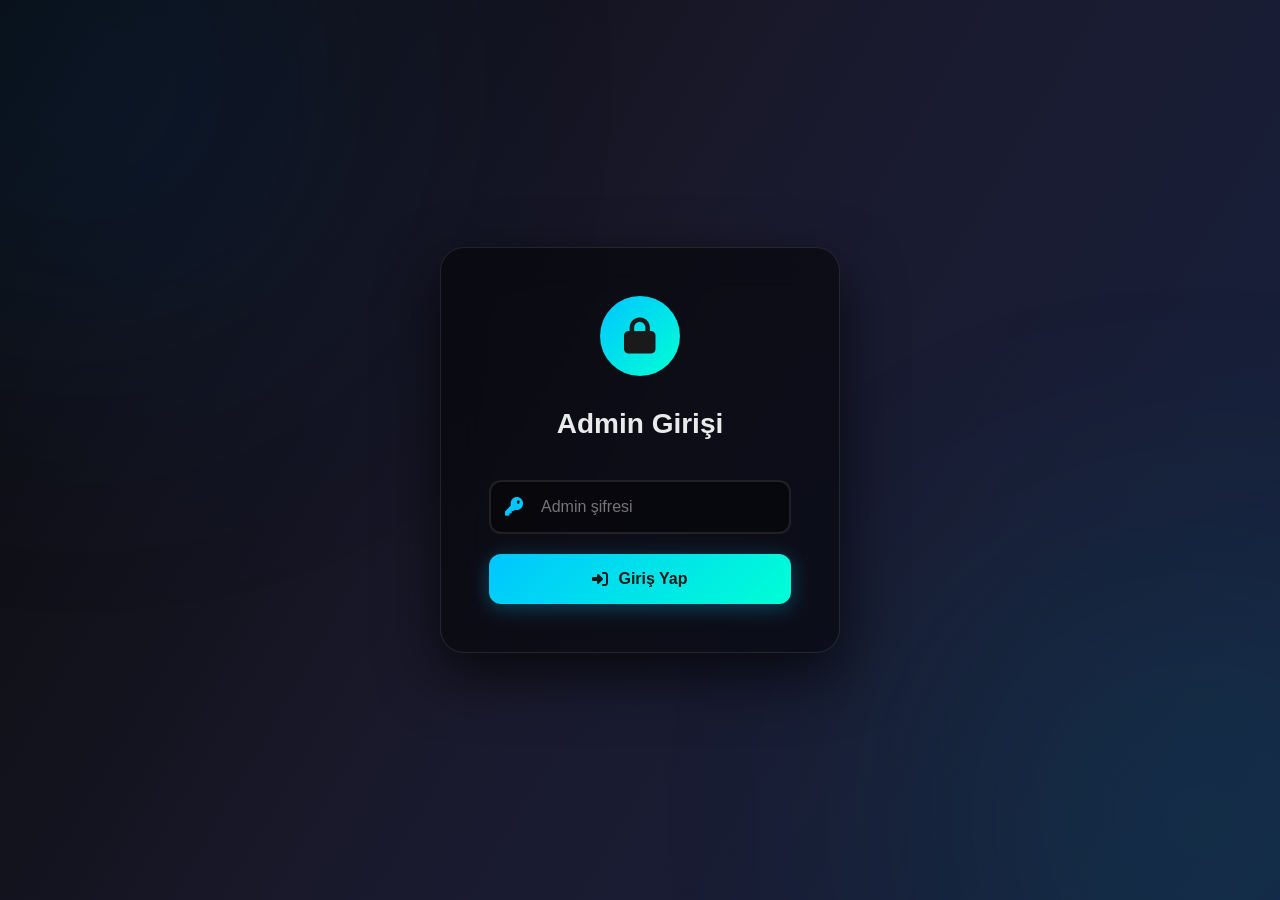
<file: admin/index.html>
<!DOCTYPE html>
<html lang="tr">
  <head>
    <meta charset="UTF-8" />
    <meta name="viewport" content="width=device-width, initial-scale=1.0" />
    <title>Admin Panel - Muhammed Eren Aydin</title>

    <!-- Font Awesome -->
    <link
      rel="stylesheet"
      href="https://cdnjs.cloudflare.com/ajax/libs/font-awesome/6.5.0/css/all.min.css"
    />

    <!-- Admin CSS -->
    <link rel="stylesheet" href="/admin/admin.css" />
  </head>
  <body>
    <!-- ================= LOGIN SCREEN ================= -->
    <div id="login-screen" class="login-screen">
      <div class="login-card">
        <div class="login-icon">
          <i class="fas fa-lock"></i>
        </div>
        <h2>Admin Girişi</h2>
        <form
          id="login-form"
          class="login-form"
          onsubmit="handleLogin(event); return false;"
        >
          <div class="input-group">
            <i class="fas fa-key input-icon"></i>
            <input
              type="password"
              id="admin-password"
              class="admin-input"
              placeholder="Admin şifresi"
              required
              autocomplete="off"
            />
          </div>
          <button
            type="submit"
            class="login-btn"
            onclick="handleLogin(event); return false;"
          >
            <i class="fas fa-sign-in-alt"></i> Giriş Yap
          </button>
          <div id="login-message" class="form-message"></div>
        </form>
      </div>
    </div>

    <!-- ================= ADMIN PANEL ================= -->
    <div id="admin-panel" class="admin-panel" style="display: none">
      <!-- Navigation -->
      <nav class="admin-nav">
        <div class="admin-nav-content">
          <h1><i class="fas fa-shield-alt"></i> Admin Panel</h1>
          <button id="logout-btn" class="logout-btn">
            <i class="fas fa-sign-out-alt"></i> Çıkış
          </button>
        </div>
      </nav>

      <!-- Main Content -->
      <main class="admin-content">
        <section class="admin-section">
          <h2><i class="fas fa-envelope"></i> Newsletter Kayıtları</h2>

          <div class="stats-cards">
            <div class="stat-card">
              <div class="stat-icon">
                <i class="fas fa-users"></i>
              </div>
              <div class="stat-info">
                <h3 id="total-count">0</h3>
                <p>Toplam Kayıt</p>
              </div>
            </div>
            <div class="stat-card">
              <div class="stat-icon">
                <i class="fas fa-calendar-day"></i>
              </div>
              <div class="stat-info">
                <h3 id="today-count">0</h3>
                <p>Bugünkü Kayıt</p>
              </div>
            </div>
          </div>

          <div class="table-controls">
            <button id="refresh-btn" class="refresh-btn">
              <i class="fas fa-sync-alt"></i> Yenile
            </button>
            <button id="export-btn" class="export-btn">
              <i class="fas fa-download"></i> CSV İndir
            </button>
            <button
              id="clear-btn"
              class="clear-btn"
              style="
                background: rgba(255, 0, 0, 0.2);
                border-color: rgba(255, 0, 0, 0.3);
                color: #ff5555;
              "
            >
              <i class="fas fa-trash-alt"></i> Test Verilerini Temizle
            </button>
            <button
              id="test-btn"
              class="test-btn"
              style="
                background: rgba(255, 165, 0, 0.2);
                border-color: rgba(255, 165, 0, 0.3);
                color: #ffaa00;
              "
            >
              <i class="fas fa-bug"></i> Test (Console)
            </button>
          </div>

          <div class="table-wrapper">
            <table class="data-table">
              <thead>
                <tr>
                  <th>#</th>
                  <th><i class="fas fa-envelope"></i> E-posta</th>
                  <th><i class="fas fa-calendar"></i> Tarih</th>
                  <th><i class="fas fa-clock"></i> Saat</th>
                </tr>
              </thead>
              <tbody id="data-table-body">
                <tr>
                  <td colspan="4" class="loading-row">
                    <i class="fas fa-spinner fa-spin"></i> Veriler yükleniyor...
                  </td>
                </tr>
              </tbody>
            </table>
          </div>
        </section>
      </main>
    </div>

    <!-- Config dosyası -->
    <script src="/admin/config.js"></script>
    <!-- Admin JS -->
    <script src="/admin/admin.js"></script>
  </body>
</html>
</file>
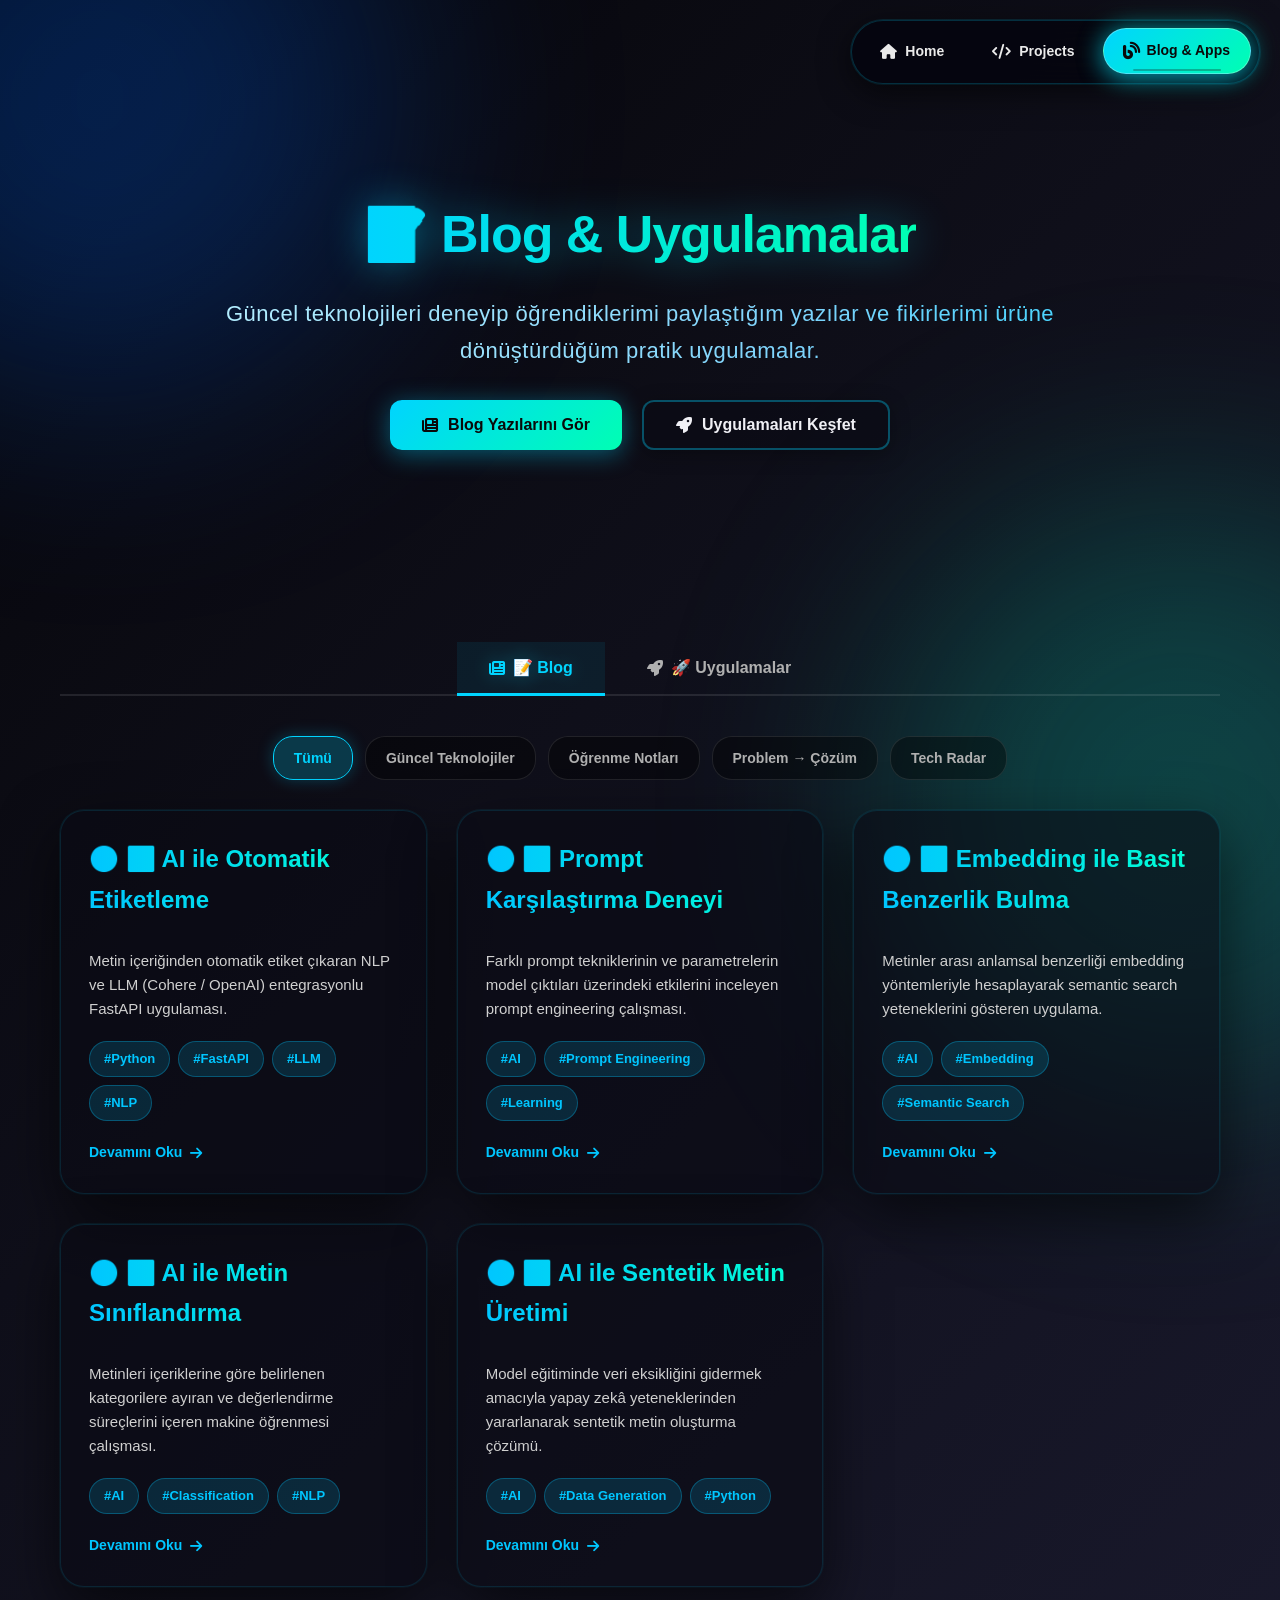
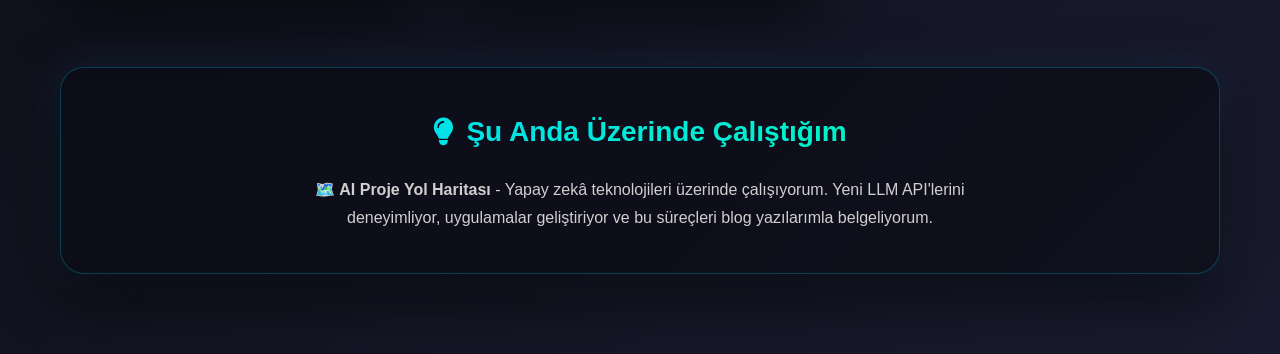
<file: home page/blog.html>
<!DOCTYPE html>
<html lang="tr">
  <head>
    <meta charset="UTF-8" />
    <meta name="viewport" content="width=device-width, initial-scale=1.0, viewport-fit=cover" />
    <meta name="theme-color" content="#050508" />
    <meta name="apple-mobile-web-app-status-bar-style" content="black-translucent" />
    <title>Blog & Uygulamalar | Muhammed Eren Aydın - Teknoloji Yazıları</title>

    <!-- SEO Meta Tags -->
    <meta
      name="description"
      content="Yazılım geliştirme, yapay zeka, teknoloji trendleri ve uygulamalar hakkında blog yazıları. Teknoloji dünyasındaki güncel gelişmeler ve öğrenme süreçleri."
    />
    <meta
      name="keywords"
      content="teknoloji blog, yazılım blog, AI blog, yapay zeka, web development blog, teknoloji yazıları, uygulamalar"
    />
    <meta name="author" content="Muhammed Eren Aydın" />
    <meta name="robots" content="index, follow" />
    <link rel="canonical" href="https://muhammederenaydin.com/blog" />

    <!-- Open Graph / Facebook -->
    <meta property="og:type" content="website" />
    <meta property="og:url" content="https://muhammederenaydin.com/blog" />
    <meta
      property="og:title"
      content="Blog & Uygulamalar | Muhammed Eren Aydın"
    />
    <meta
      property="og:description"
      content="Yazılım geliştirme, yapay zeka ve teknoloji trendleri hakkında blog yazıları."
    />
    <meta
      property="og:image"
      content="https://muhammederenaydin.com/home page/profile.jpg"
    />

    <!-- Twitter Card -->
    <meta name="twitter:card" content="summary" />
    <meta
      name="twitter:title"
      content="Blog & Uygulamalar | Muhammed Eren Aydın"
    />
    <meta
      name="twitter:description"
      content="Yazılım geliştirme, yapay zeka ve teknoloji trendleri hakkında blog yazıları."
    />

    <!-- Font Awesome -->
    <link
      rel="stylesheet"
      href="https://cdnjs.cloudflare.com/ajax/libs/font-awesome/6.5.0/css/all.min.css"
    />

    <link rel="stylesheet" href="/home page/style.css" />
  </head>
  <body>
    <!-- ================= NAVIGATION ================= -->
    <nav class="main-nav">
      <a href="/" class="nav-link">
        <i class="fas fa-home"></i> <span>Home</span>
      </a>
      <a href="/projects" class="nav-link">
        <i class="fas fa-code"></i> <span>Projects</span>
      </a>
      <a href="/blog" class="nav-link active">
        <i class="fas fa-blog"></i> <span>Blog & Apps</span>
      </a>
    </nav>

    <!-- ================= HERO ================= -->
    <section class="hero blog-hero">
      <h1 class="hero-name">📝 Blog & Uygulamalar</h1>
      <p class="hero-subtitle">
        Güncel teknolojileri deneyip öğrendiklerimi paylaştığım yazılar ve
        fikirlerimi ürüne dönüştürdüğüm pratik uygulamalar.
      </p>
      <div class="hero-buttons">
        <button class="hero-btn blog-btn" onclick="switchTab('blog')">
          <i class="fas fa-newspaper"></i> Blog Yazılarını Gör
        </button>
        <button class="hero-btn apps-btn" onclick="switchTab('apps')">
          <i class="fas fa-rocket"></i> Uygulamaları Keşfet
        </button>
      </div>
    </section>

    <!-- ================= TABS ================= -->
    <section class="tabs-section">
      <div class="tabs-container">
        <button
          class="tab-btn active"
          data-tab="blog"
          onclick="switchTab('blog')"
        >
          <i class="fas fa-newspaper"></i> 📝 Blog
        </button>
        <button class="tab-btn" data-tab="apps" onclick="switchTab('apps')">
          <i class="fas fa-rocket"></i> 🚀 Uygulamalar
        </button>
      </div>
    </section>

    <!-- ================= BLOG TAB ================= -->
    <section id="blog-tab" class="tab-content active">
      <!-- Blog Filters -->
      <div class="blog-filters">
        <button class="filter-btn active" data-filter="all">Tümü</button>
        <button class="filter-btn" data-filter="tech">
          Güncel Teknolojiler
        </button>
        <button class="filter-btn" data-filter="learning">
          Öğrenme Notları
        </button>
        <button class="filter-btn" data-filter="solution">
          Problem → Çözüm
        </button>
        <button class="filter-btn" data-filter="radar">Tech Radar</button>
      </div>

      <!-- Blog Grid - Sadece 5 AI uygulaması -->
      <div class="blog-grid">
        <!-- 1 - AI ile Otomatik Etiketleme -->
        <article class="blog-card" data-category="tech">
          <div class="blog-header">
            <h3 class="blog-title">🟢 1️⃣ AI ile Otomatik Etiketleme</h3>
          </div>
          <p class="blog-description">
            Metin içeriğinden otomatik etiket çıkaran NLP ve LLM (Cohere / OpenAI) entegrasyonlu FastAPI uygulaması.
          </p>
          <div class="blog-tags">
            <span class="tag">#Python</span>
            <span class="tag">#FastAPI</span>
            <span class="tag">#LLM</span>
            <span class="tag">#NLP</span>
          </div>
          <a href="#" class="blog-read-more">
            Devamını Oku <i class="fas fa-arrow-right"></i>
          </a>
        </article>

        <!-- 2 - Prompt Karşılaştırma -->
        <article class="blog-card" data-category="learning">
          <div class="blog-header">
            <h3 class="blog-title">🟢 2️⃣ Prompt Karşılaştırma Deneyi</h3>
          </div>
          <p class="blog-description">
            Farklı prompt tekniklerinin ve parametrelerin model çıktıları üzerindeki etkilerini inceleyen prompt engineering çalışması.
          </p>
          <div class="blog-tags">
            <span class="tag">#AI</span>
            <span class="tag">#Prompt Engineering</span>
            <span class="tag">#Learning</span>
          </div>
          <a href="#" class="blog-read-more">
            Devamını Oku <i class="fas fa-arrow-right"></i>
          </a>
        </article>

        <!-- 3 - Embedding ile Benzerlik (RAG değil) -->
        <article class="blog-card" data-category="tech">
          <div class="blog-header">
            <h3 class="blog-title">🟢 3️⃣ Embedding ile Basit Benzerlik Bulma</h3>
          </div>
          <p class="blog-description">
            Metinler arası anlamsal benzerliği embedding yöntemleriyle hesaplayarak semantic search yeteneklerini gösteren uygulama.
          </p>
          <div class="blog-tags">
            <span class="tag">#AI</span>
            <span class="tag">#Embedding</span>
            <span class="tag">#Semantic Search</span>
          </div>
          <a href="#" class="blog-read-more">
            Devamını Oku <i class="fas fa-arrow-right"></i>
          </a>
        </article>

        <!-- 4 - Metin Sınıflandırma -->
        <article class="blog-card" data-category="tech">
          <div class="blog-header">
            <h3 class="blog-title">🟢 4️⃣ AI ile Metin Sınıflandırma</h3>
          </div>
          <p class="blog-description">
            Metinleri içeriklerine göre belirlenen kategorilere ayıran ve değerlendirme süreçlerini içeren makine öğrenmesi çalışması.
          </p>
          <div class="blog-tags">
            <span class="tag">#AI</span>
            <span class="tag">#Classification</span>
            <span class="tag">#NLP</span>
          </div>
          <a href="#" class="blog-read-more">
            Devamını Oku <i class="fas fa-arrow-right"></i>
          </a>
        </article>

        <!-- 5 - Sentetik Metin Üretimi -->
        <article class="blog-card" data-category="tech">
          <div class="blog-header">
            <h3 class="blog-title">🟢 5️⃣ AI ile Sentetik Metin Üretimi</h3>
          </div>
          <p class="blog-description">
            Model eğitiminde veri eksikliğini gidermek amacıyla yapay zekâ yeteneklerinden yararlanarak sentetik metin oluşturma çözümü.
          </p>
          <div class="blog-tags">
            <span class="tag">#AI</span>
            <span class="tag">#Data Generation</span>
            <span class="tag">#Python</span>
          </div>
          <a href="#" class="blog-read-more">
            Devamını Oku <i class="fas fa-arrow-right"></i>
          </a>
        </article>
      </div>
    </section>

    <!-- ================= APPS TAB ================= -->
    <section id="apps-tab" class="tab-content">
      <!-- App Categories -->
      <div class="app-categories">
        <button class="category-btn active" data-category="all">Tümü</button>
        <button class="category-btn" data-category="stable">
          🟢 Stable Apps
        </button>
        <button class="category-btn" data-category="experimental">
          🔧 Experiments
        </button>
        <button class="category-btn" data-category="tools">
          🛠️ Mini Tools
        </button>
      </div>

      <!-- Apps Grid - Sadece 5 AI uygulaması (linkler ileride eklenecek) -->
      <div class="apps-grid">
        <!-- 1 - AI ile Otomatik Etiketleme -->
        <div class="app-card" data-category="experimental">
          <div class="app-status">
            <span class="status-badge experimental">🟢 1</span>
          </div>
          <div class="app-icon">
            <i class="fas fa-tags"></i>
          </div>
          <h3 class="app-title">AI ile Otomatik Etiketleme</h3>
          <p class="app-description">
            Metin içeriğinden otomatik etiket (tag) çıkaran NLP ve LLM entegrasyonlu FastAPI uygulaması.
          </p>
          <div class="app-links">
            <a href="#" class="app-link live-link" target="_blank" title="Link ileride eklenecek">
              <i class="fas fa-external-link-alt"></i> Canlı Gör
            </a>
            <a href="#" class="app-link github-link" target="_blank" title="Link ileride eklenecek">
              <i class="fab fa-github"></i> GitHub
            </a>
          </div>
        </div>

        <!-- 2 - Prompt Karşılaştırma -->
        <div class="app-card" data-category="tools">
          <div class="app-status">
            <span class="status-badge experimental">🟢 2</span>
          </div>
          <div class="app-icon">
            <i class="fas fa-balance-scale"></i>
          </div>
          <h3 class="app-title">Prompt Karşılaştırma Deneyi</h3>
          <p class="app-description">
            Farklı prompt tekniklerinin etkilerini yan yana karşılaştıran interaktif mühendislik çalışması.
          </p>
          <div class="app-links">
            <a href="#" class="app-link live-link" target="_blank" title="Link ileride eklenecek">
              <i class="fas fa-external-link-alt"></i> Canlı Gör
            </a>
            <a href="#" class="app-link github-link" target="_blank" title="Link ileride eklenecek">
              <i class="fab fa-github"></i> GitHub
            </a>
          </div>
        </div>

        <!-- 3 - Embedding Benzerlik (RAG değil) -->
        <div class="app-card" data-category="experimental">
          <div class="app-status">
            <span class="status-badge experimental">🟢 3</span>
          </div>
          <div class="app-icon">
            <i class="fas fa-search"></i>
          </div>
          <h3 class="app-title">Embedding ile Benzerlik Bulma</h3>
          <p class="app-description">
            Metinler arası anlamsal benzerliği embedding yöntemiyle hesaplayan temel arama uygulaması.
          </p>
          <div class="app-links">
            <a href="#" class="app-link live-link" target="_blank" title="Link ileride eklenecek">
              <i class="fas fa-external-link-alt"></i> Canlı Gör
            </a>
            <a href="#" class="app-link github-link" target="_blank" title="Link ileride eklenecek">
              <i class="fab fa-github"></i> GitHub
            </a>
          </div>
        </div>

        <!-- 4 - Metin Sınıflandırma -->
        <div class="app-card" data-category="experimental">
          <div class="app-status">
            <span class="status-badge experimental">🟢 4</span>
          </div>
          <div class="app-icon">
            <i class="fas fa-sitemap"></i>
          </div>
          <h3 class="app-title">AI ile Metin Sınıflandırma</h3>
          <p class="app-description">
            Metinleri belirlenen kategorilere (Blog, Haber vb.) ayıran makine öğrenmesi uygulaması.
          </p>
          <div class="app-links">
            <a href="#" class="app-link live-link" target="_blank" title="Link ileride eklenecek">
              <i class="fas fa-external-link-alt"></i> Canlı Gör
            </a>
            <a href="#" class="app-link github-link" target="_blank" title="Link ileride eklenecek">
              <i class="fab fa-github"></i> GitHub
            </a>
          </div>
        </div>

        <!-- 5 - Sentetik Metin Üretimi -->
        <div class="app-card" data-category="experimental">
          <div class="app-status">
            <span class="status-badge experimental">🟢 5</span>
          </div>
          <div class="app-icon">
            <i class="fas fa-database"></i>
          </div>
          <h3 class="app-title">AI ile Sentetik Metin Üretimi</h3>
          <p class="app-description">
            Model eğitimi için yapay zeka desteğiyle sentetik metin veri setleri oluşturma çözümü.
          </p>
          <div class="app-links">
            <a href="#" class="app-link live-link" target="_blank" title="Link ileride eklenecek">
              <i class="fas fa-external-link-alt"></i> Canlı Gör
            </a>
            <a href="#" class="app-link github-link" target="_blank" title="Link ileride eklenecek">
              <i class="fab fa-github"></i> GitHub
            </a>
          </div>
        </div>
      </div>
    </section>

    <!-- ================= WHAT I'M WORKING ON ================= -->
    <section class="working-on">
      <div class="working-on-card">
        <h2><i class="fas fa-lightbulb"></i> Şu Anda Üzerinde Çalıştığım</h2>
        <p>
          <strong>🗺️ AI Proje Yol Haritası</strong> - Yapay zekâ teknolojileri
          üzerinde çalışıyorum. Yeni LLM API'lerini deneyimliyor, 
          uygulamalar geliştiriyor ve bu süreçleri blog yazılarımla 
          belgeliyorum.
        </p>
      </div>
    </section>

    <!-- ================= SCRIPT ================= -->
    <script src="/home page/script.js"></script>
    <script src="/home page/blog.js"></script>
  </body>
</html>
</file>
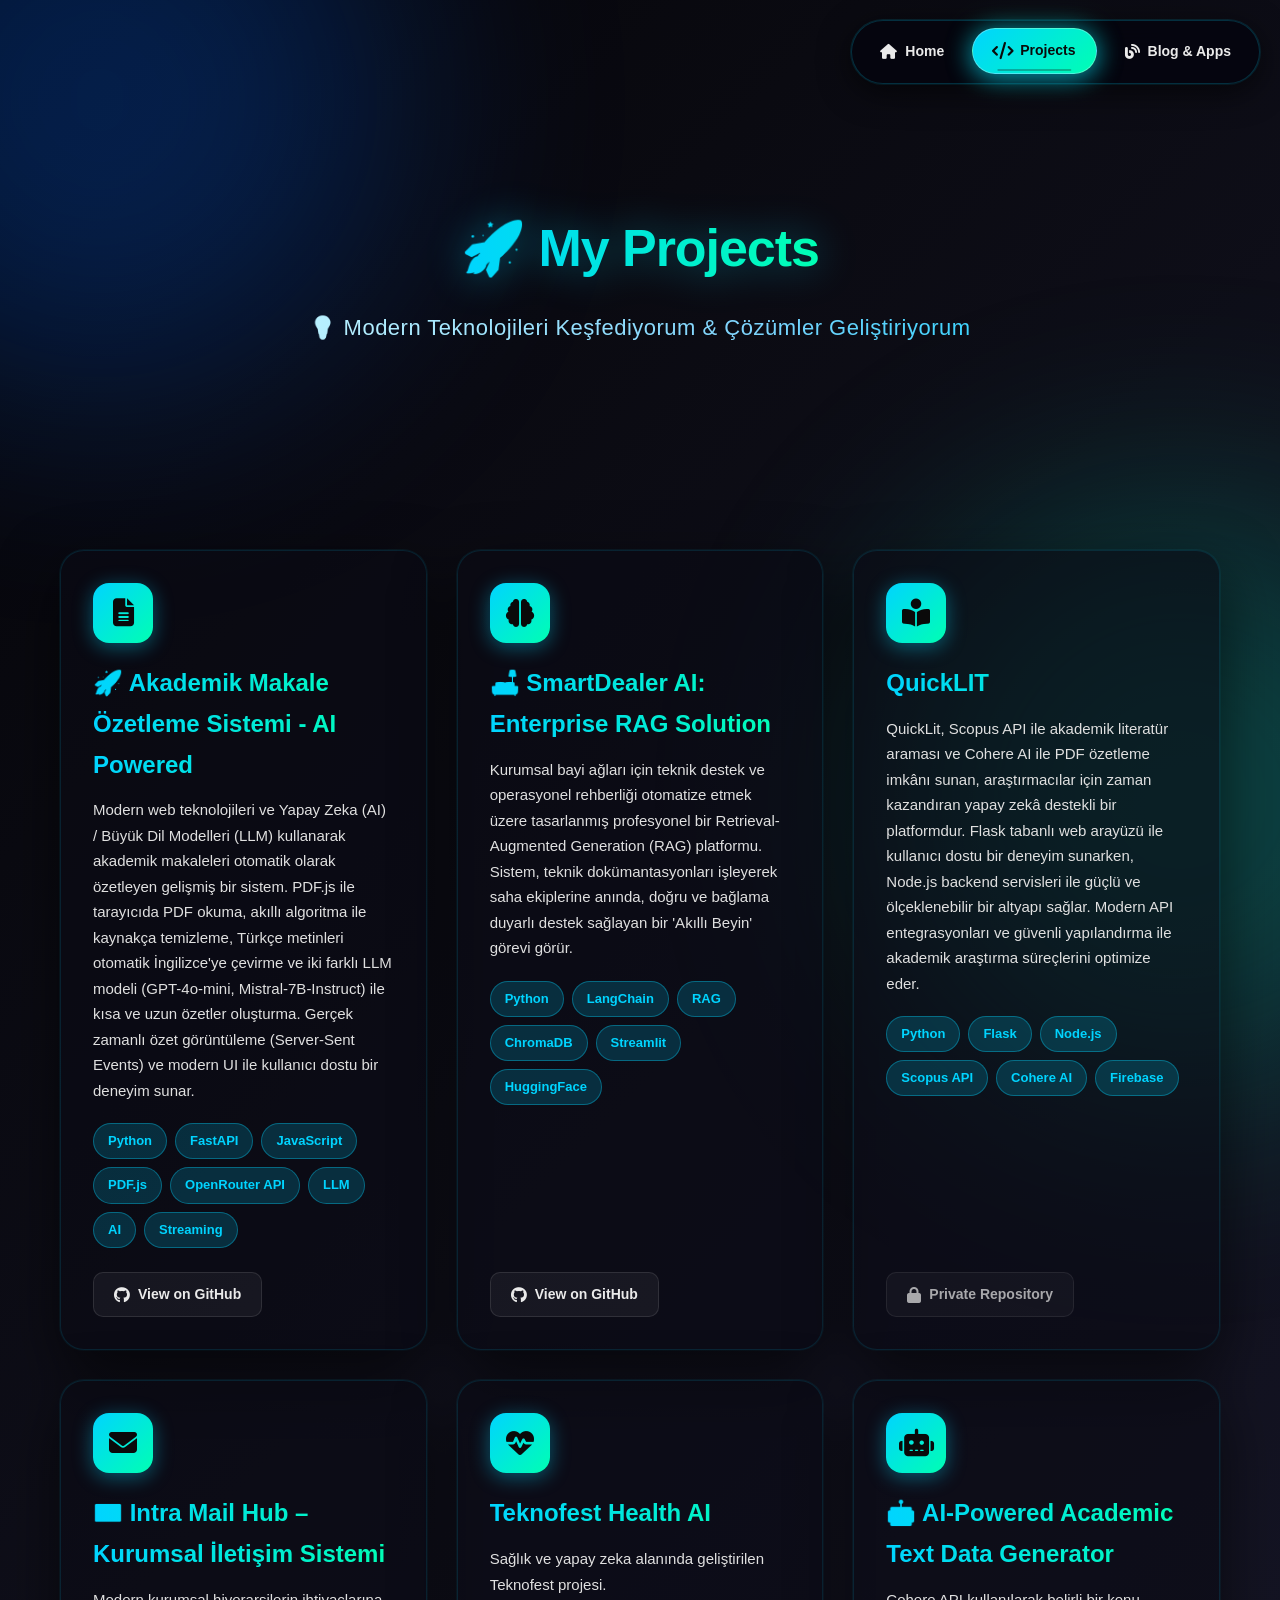
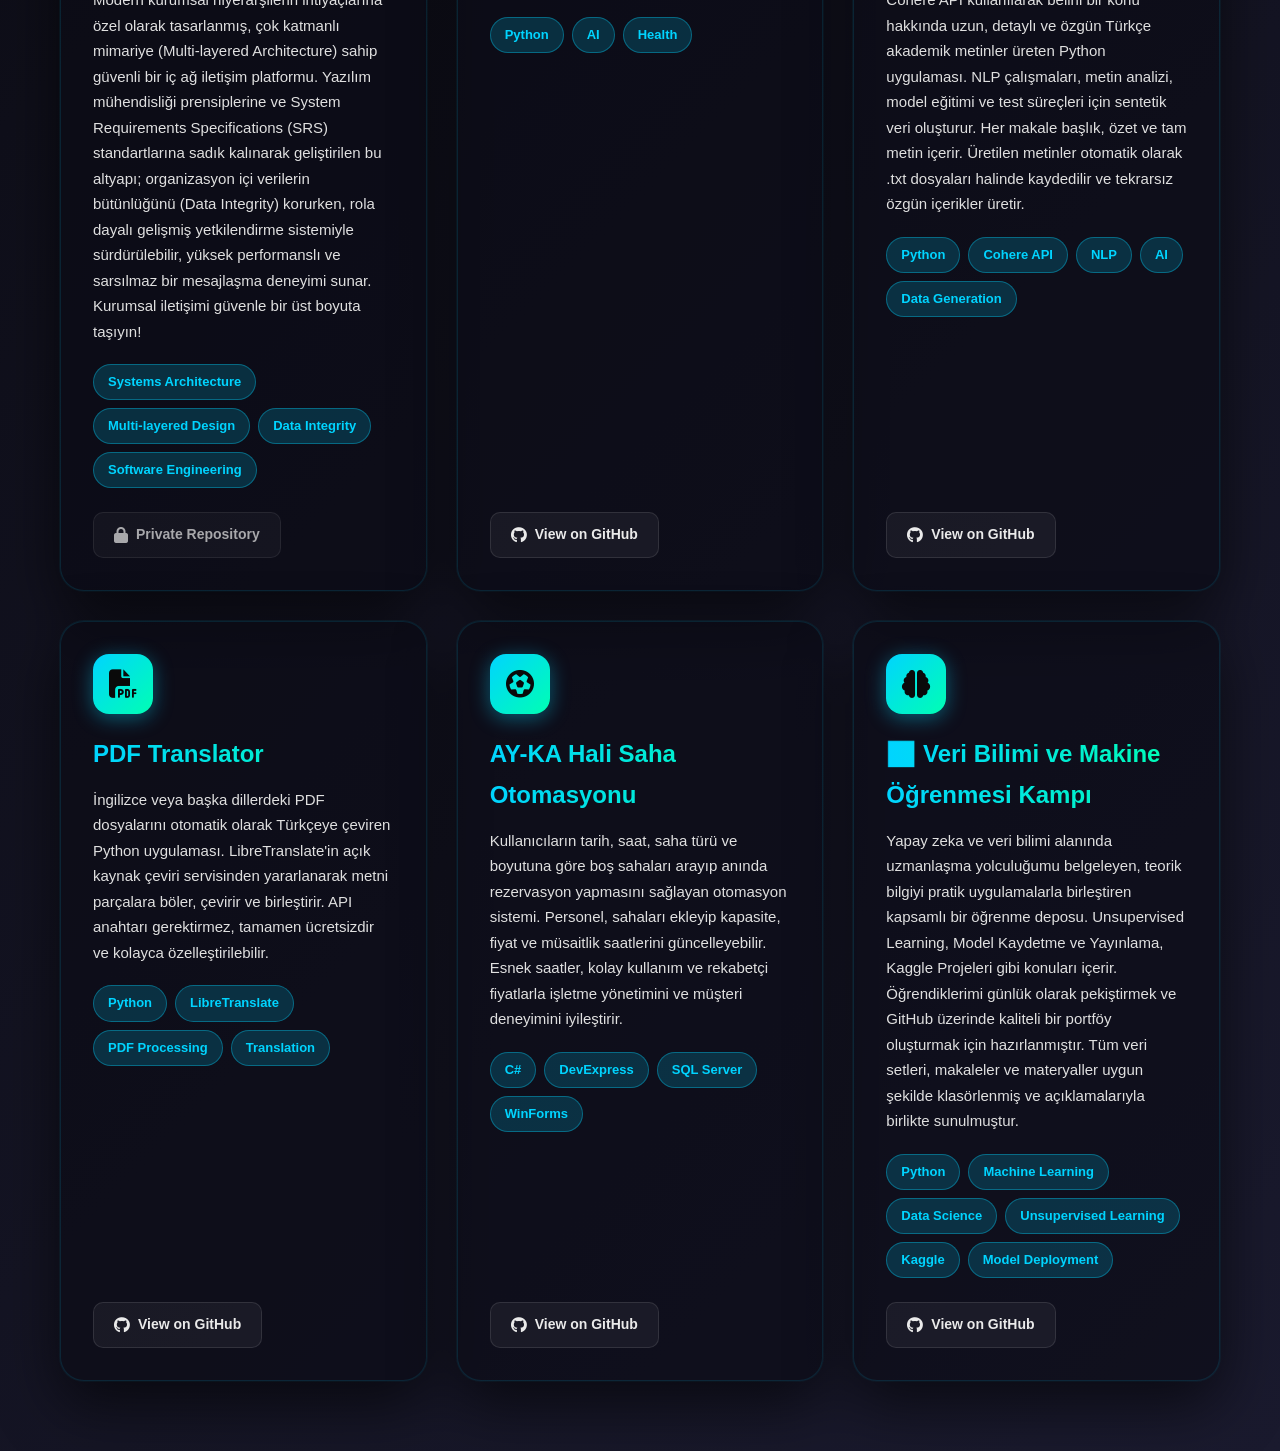
<file: home page/projects.html>
<!DOCTYPE html>
<html lang="tr">
  <head>
    <meta charset="UTF-8" />
    <meta name="viewport" content="width=device-width, initial-scale=1.0, viewport-fit=cover" />
    <meta name="theme-color" content="#050508" />
    <meta name="apple-mobile-web-app-status-bar-style" content="black-translucent" />
    <title>Projelerim | Muhammed Eren Aydın - Software Developer</title>

    <!-- SEO Meta Tags -->
    <meta
      name="description"
      content="Muhammed Eren Aydın'ın yazılım projeleri. Web geliştirme, yapay zeka, makine öğrenmesi ve veri bilimi projeleri. GitHub portföyü ve açık kaynak projeler."
    />
    <meta
      name="keywords"
      content="yazılım projeleri, web development projects, AI projects, machine learning projects, Python projects, JavaScript projects, GitHub portfolio"
    />
    <meta name="author" content="Muhammed Eren Aydın" />
    <meta name="robots" content="index, follow" />
    <link rel="canonical" href="https://muhammederenaydin.com/projects" />

    <!-- Open Graph / Facebook -->
    <meta property="og:type" content="website" />
    <meta property="og:url" content="https://muhammederenaydin.com/projects" />
    <meta property="og:title" content="Projelerim | Muhammed Eren Aydın" />
    <meta
      property="og:description"
      content="Yazılım projeleri, web geliştirme, yapay zeka ve makine öğrenmesi projeleri."
    />
    <meta
      property="og:image"
      content="https://muhammederenaydin.com/home page/profile.jpg"
    />

    <!-- Twitter Card -->
    <meta name="twitter:card" content="summary" />
    <meta name="twitter:title" content="Projelerim | Muhammed Eren Aydın" />
    <meta
      name="twitter:description"
      content="Yazılım projeleri, web geliştirme, yapay zeka ve makine öğrenmesi projeleri."
    />

    <!-- Font Awesome -->
    <link
      rel="stylesheet"
      href="https://cdnjs.cloudflare.com/ajax/libs/font-awesome/6.5.0/css/all.min.css"
    />

    <link rel="stylesheet" href="/home page/style.css" />
  </head>
  <body>
    <!-- ================= NAVIGATION ================= -->
    <nav class="main-nav">
      <a href="/" class="nav-link">
        <i class="fas fa-home"></i> <span>Home</span>
      </a>
      <a href="/projects" class="nav-link active">
        <i class="fas fa-code"></i> <span>Projects</span>
      </a>
      <a href="/blog" class="nav-link">
        <i class="fas fa-blog"></i> <span>Blog & Apps</span>
      </a>
    </nav>

    <!-- ================= HERO ================= -->
    <section class="hero">
      <h1 class="hero-name">🚀 My Projects</h1>
      <p class="hero-subtitle">
        💡 Modern Teknolojileri Keşfediyorum & Çözümler Geliştiriyorum
      </p>
    </section>

    <!-- ================= PROJECTS ================= -->
    <section id="projects">
      <div class="projects-grid">
        <!-- Project Card 1 - Akademik Makale Özetleme Sistemi -->
        <div class="project-card">
          <div class="project-icon">
            <i class="fas fa-file-alt"></i>
          </div>
          <h3 class="project-title">
            🚀 Akademik Makale Özetleme Sistemi - AI Powered
          </h3>
          <p class="project-description">
            Modern web teknolojileri ve Yapay Zeka (AI) / Büyük Dil Modelleri
            (LLM) kullanarak akademik makaleleri otomatik olarak özetleyen
            gelişmiş bir sistem. PDF.js ile tarayıcıda PDF okuma, akıllı
            algoritma ile kaynakça temizleme, Türkçe metinleri otomatik
            İngilizce'ye çevirme ve iki farklı LLM modeli (GPT-4o-mini,
            Mistral-7B-Instruct) ile kısa ve uzun özetler oluşturma. Gerçek
            zamanlı özet görüntüleme (Server-Sent Events) ve modern UI ile
            kullanıcı dostu bir deneyim sunar.
          </p>
          <div class="project-tech">
            <span class="tech-tag">Python</span>
            <span class="tech-tag">FastAPI</span>
            <span class="tech-tag">JavaScript</span>
            <span class="tech-tag">PDF.js</span>
            <span class="tech-tag">OpenRouter API</span>
            <span class="tech-tag">LLM</span>
            <span class="tech-tag">AI</span>
            <span class="tech-tag">Streaming</span>
          </div>
          <a
            href="https://github.com/merenaydin23/AcademicArticleSummarizer"
            target="_blank"
            class="project-link"
          >
            <i class="fab fa-github"></i> View on GitHub
          </a>
        </div>

        <!-- Project Card 2 - SmartDealer AI -->
        <div class="project-card">
          <div class="project-icon">
            <i class="fas fa-brain"></i>
          </div>
          <h3 class="project-title">🛋️ SmartDealer AI: Enterprise RAG Solution</h3>
          <p class="project-description">
            Kurumsal bayi ağları için teknik destek ve operasyonel rehberliği otomatize etmek üzere tasarlanmış profesyonel bir Retrieval-Augmented Generation (RAG) platformu. Sistem, teknik dokümantasyonları işleyerek saha ekiplerine anında, doğru ve bağlama duyarlı destek sağlayan bir 'Akıllı Beyin' görevi görür.
          </p>
          <div class="project-tech">
            <span class="tech-tag">Python</span>
            <span class="tech-tag">LangChain</span>
            <span class="tech-tag">RAG</span>
            <span class="tech-tag">ChromaDB</span>
            <span class="tech-tag">Streamlit</span>
            <span class="tech-tag">HuggingFace</span>
          </div>
          <a
            href="https://github.com/merenaydin23/Smart-Dealer-AI"
            target="_blank"
            class="project-link"
          >
            <i class="fab fa-github"></i> View on GitHub
          </a>
        </div>

        <!-- Project Card 3 - QuickLIT -->
        <div class="project-card">
          <div class="project-icon">
            <i class="fas fa-book-reader"></i>
          </div>
          <h3 class="project-title">QuickLIT</h3>
          <p class="project-description">
            QuickLit, Scopus API ile akademik literatür araması ve Cohere AI ile
            PDF özetleme imkânı sunan, araştırmacılar için zaman kazandıran
            yapay zekâ destekli bir platformdur. Flask tabanlı web arayüzü ile
            kullanıcı dostu bir deneyim sunarken, Node.js backend servisleri ile
            güçlü ve ölçeklenebilir bir altyapı sağlar. Modern API
            entegrasyonları ve güvenli yapılandırma ile akademik araştırma
            süreçlerini optimize eder.
          </p>
          <div class="project-tech">
            <span class="tech-tag">Python</span>
            <span class="tech-tag">Flask</span>
            <span class="tech-tag">Node.js</span>
            <span class="tech-tag">Scopus API</span>
            <span class="tech-tag">Cohere AI</span>
            <span class="tech-tag">Firebase</span>
          </div>
          <div class="project-link" style="cursor: default; opacity: 0.7">
            <i class="fas fa-lock"></i> Private Repository
          </div>
        </div>

        <!-- Project Card 4 - Intra Mail Hub -->
        <div class="project-card">
          <div class="project-icon">
            <i class="fas fa-envelope"></i>
          </div>
          <h3 class="project-title">
            ✉️ Intra Mail Hub – Kurumsal İletişim Sistemi
          </h3>
          <p class="project-description">
            Modern kurumsal hiyerarşilerin ihtiyaçlarına özel olarak tasarlanmış, çok katmanlı mimariye (Multi-layered Architecture) sahip güvenli bir iç ağ iletişim platformu. Yazılım mühendisliği prensiplerine ve System Requirements Specifications (SRS) standartlarına sadık kalınarak geliştirilen bu altyapı; organizasyon içi verilerin bütünlüğünü (Data Integrity) korurken, rola dayalı gelişmiş yetkilendirme sistemiyle sürdürülebilir, yüksek performanslı ve sarsılmaz bir mesajlaşma deneyimi sunar. Kurumsal iletişimi güvenle bir üst boyuta taşıyın!
          </p>
          <div class="project-tech">
            <span class="tech-tag">Systems Architecture</span>
            <span class="tech-tag">Multi-layered Design</span>
            <span class="tech-tag">Data Integrity</span>
            <span class="tech-tag">Software Engineering</span>
          </div>
          <div class="project-link" style="cursor: default; opacity: 0.7">
            <i class="fas fa-lock"></i> Private Repository
          </div>
        </div>

        <!-- Project Card 4 - Teknofest Health AI -->
        <div class="project-card">
          <div class="project-icon">
            <i class="fas fa-heartbeat"></i>
          </div>
          <h3 class="project-title">Teknofest Health AI</h3>
          <p class="project-description">
            Sağlık ve yapay zeka alanında geliştirilen Teknofest projesi.
          </p>
          <div class="project-tech">
            <span class="tech-tag">Python</span>
            <span class="tech-tag">AI</span>
            <span class="tech-tag">Health</span>
          </div>
          <a
            href="https://github.com/merenaydin23/teknofest-health-ai"
            target="_blank"
            class="project-link"
          >
            <i class="fab fa-github"></i> View on GitHub
          </a>
        </div>

        <!-- Project Card 5 - AI-Powered Academic Text Data Generator -->
        <div class="project-card">
          <div class="project-icon">
            <i class="fas fa-robot"></i>
          </div>
          <h3 class="project-title">
            🤖 AI-Powered Academic Text Data Generator
          </h3>
          <p class="project-description">
            Cohere API kullanılarak belirli bir konu hakkında uzun, detaylı ve
            özgün Türkçe akademik metinler üreten Python uygulaması. NLP
            çalışmaları, metin analizi, model eğitimi ve test süreçleri için
            sentetik veri oluşturur. Her makale başlık, özet ve tam metin
            içerir. Üretilen metinler otomatik olarak .txt dosyaları halinde
            kaydedilir ve tekrarsız özgün içerikler üretir.
          </p>
          <div class="project-tech">
            <span class="tech-tag">Python</span>
            <span class="tech-tag">Cohere API</span>
            <span class="tech-tag">NLP</span>
            <span class="tech-tag">AI</span>
            <span class="tech-tag">Data Generation</span>
          </div>
          <a
            href="https://github.com/merenaydin23/AI-Makale-Olu-turucu"
            target="_blank"
            class="project-link"
          >
            <i class="fab fa-github"></i> View on GitHub
          </a>
        </div>

        <!-- Project Card 6 - PDF Translator -->
        <div class="project-card">
          <div class="project-icon">
            <i class="fas fa-file-pdf"></i>
          </div>
          <h3 class="project-title">PDF Translator</h3>
          <p class="project-description">
            İngilizce veya başka dillerdeki PDF dosyalarını otomatik olarak
            Türkçeye çeviren Python uygulaması. LibreTranslate'in açık kaynak
            çeviri servisinden yararlanarak metni parçalara böler, çevirir ve
            birleştirir. API anahtarı gerektirmez, tamamen ücretsizdir ve
            kolayca özelleştirilebilir.
          </p>
          <div class="project-tech">
            <span class="tech-tag">Python</span>
            <span class="tech-tag">LibreTranslate</span>
            <span class="tech-tag">PDF Processing</span>
            <span class="tech-tag">Translation</span>
          </div>
          <a
            href="https://github.com/merenaydin23/PDF_Translator"
            target="_blank"
            class="project-link"
          >
            <i class="fab fa-github"></i> View on GitHub
          </a>
        </div>

        <!-- Project Card 7 - AY-KA Hali Saha Otomasyonu -->
        <div class="project-card">
          <div class="project-icon">
            <i class="fas fa-futbol"></i>
          </div>
          <h3 class="project-title">AY-KA Hali Saha Otomasyonu</h3>
          <p class="project-description">
            Kullanıcıların tarih, saat, saha türü ve boyutuna göre boş sahaları
            arayıp anında rezervasyon yapmasını sağlayan otomasyon sistemi.
            Personel, sahaları ekleyip kapasite, fiyat ve müsaitlik saatlerini
            güncelleyebilir. Esnek saatler, kolay kullanım ve rekabetçi
            fiyatlarla işletme yönetimini ve müşteri deneyimini iyileştirir.
          </p>
          <div class="project-tech">
            <span class="tech-tag">C#</span>
            <span class="tech-tag">DevExpress</span>
            <span class="tech-tag">SQL Server</span>
            <span class="tech-tag">WinForms</span>
          </div>
          <a
            href="https://github.com/merenaydin23/Ay_Ka-Hali_Saha_Otomasyonu"
            target="_blank"
            class="project-link"
          >
            <i class="fab fa-github"></i> View on GitHub
          </a>
        </div>

        <!-- Project Card 8 - Veri Bilimi ve Makine Öğrenmesi Kampı -->
        <div class="project-card">
          <div class="project-icon">
            <i class="fas fa-brain"></i>
          </div>
          <h3 class="project-title">
            📊 Veri Bilimi ve Makine Öğrenmesi Kampı
          </h3>
          <p class="project-description">
            Yapay zeka ve veri bilimi alanında uzmanlaşma yolculuğumu
            belgeleyen, teorik bilgiyi pratik uygulamalarla birleştiren kapsamlı
            bir öğrenme deposu. Unsupervised Learning, Model Kaydetme ve
            Yayınlama, Kaggle Projeleri gibi konuları içerir. Öğrendiklerimi
            günlük olarak pekiştirmek ve GitHub üzerinde kaliteli bir portföy
            oluşturmak için hazırlanmıştır. Tüm veri setleri, makaleler ve
            materyaller uygun şekilde klasörlenmiş ve açıklamalarıyla birlikte
            sunulmuştur.
          </p>
          <div class="project-tech">
            <span class="tech-tag">Python</span>
            <span class="tech-tag">Machine Learning</span>
            <span class="tech-tag">Data Science</span>
            <span class="tech-tag">Unsupervised Learning</span>
            <span class="tech-tag">Kaggle</span>
            <span class="tech-tag">Model Deployment</span>
          </div>
          <a
            href="https://github.com/merenaydin23/--Veri_Bilimi_ve_TensorFlow_Yolculugum"
            target="_blank"
            class="project-link"
          >
            <i class="fab fa-github"></i> View on GitHub
          </a>
        </div>
      </div>
    </section>

    <!-- ================= SCRIPT ================= -->
    <script src="script.js"></script>
  </body>
</html>
</file>
<file: admin/admin.css>
/* ADMIN PANEL STYLES */
/* Bu dosya sadece admin paneli için kullanılır */

/* RESET */
* {
  box-sizing: border-box;
  margin: 0;
  padding: 0;
}

/* BODY */
body {
  font-family: "Inter", Arial, sans-serif;
  background: linear-gradient(120deg, #0a0a0a, #1a1a2e, #16213e);
  color: #eaeaea;
  min-height: 100vh;
  line-height: 1.7;
  position: relative;
  overflow-x: hidden;
}

/* BACKGROUND GLOW */
body::before,
body::after {
  content: "";
  position: fixed;
  width: 520px;
  height: 520px;
  border-radius: 50%;
  filter: blur(140px);
  opacity: 0.15;
  z-index: -1;
}

body::before {
  background: #0066cc;
  top: -180px;
  left: -180px;
}

body::after {
  background: #0099aa;
  bottom: -180px;
  right: -180px;
}

/* ADMIN PANEL */
.login-screen {
  min-height: 100vh;
  display: flex;
  align-items: center;
  justify-content: center;
  padding: 20px;
}

.login-card {
  background: rgba(0, 0, 0, 0.5);
  backdrop-filter: blur(20px);
  border-radius: 24px;
  padding: 48px;
  max-width: 400px;
  width: 100%;
  box-shadow: 0 22px 60px rgba(0, 0, 0, 0.7);
  border: 1px solid rgba(255, 255, 255, 0.1);
  text-align: center;
}

.login-icon {
  width: 80px;
  height: 80px;
  border-radius: 50%;
  background: linear-gradient(135deg, #00c6ff, #00ffd5);
  display: flex;
  align-items: center;
  justify-content: center;
  margin: 0 auto 24px;
  font-size: 36px;
  color: #1a1a1a;
}

.login-card h2 {
  color: #eaeaea;
  margin-bottom: 32px;
  font-size: 28px;
}

.login-form {
  display: flex;
  flex-direction: column;
  gap: 20px;
}

.input-group {
  position: relative;
}

.input-icon {
  position: absolute;
  left: 16px;
  top: 50%;
  transform: translateY(-50%);
  color: #00c6ff;
  font-size: 18px;
}

.admin-input {
  width: 100%;
  padding: 16px 20px 16px 50px;
  background: rgba(0, 0, 0, 0.4);
  border: 2px solid rgba(255, 255, 255, 0.1);
  border-radius: 12px;
  color: #eaeaea;
  font-size: 16px;
  transition: all 0.3s ease;
  outline: none;
}

.admin-input:focus {
  border-color: #00c6ff;
  background: rgba(0, 0, 0, 0.5);
  box-shadow: 0 0 20px rgba(0, 198, 255, 0.3);
}

.login-btn {
  padding: 16px 32px;
  background: linear-gradient(135deg, #00c6ff, #00ffd5);
  border: none;
  border-radius: 12px;
  color: #1a1a1a;
  font-size: 16px;
  font-weight: 700;
  cursor: pointer;
  transition: all 0.3s ease;
  display: flex;
  align-items: center;
  justify-content: center;
  gap: 10px;
  box-shadow: 0 4px 20px rgba(0, 198, 255, 0.3);
  min-height: 44px; /* Touch-friendly minimum size */
  -webkit-tap-highlight-color: rgba(0, 198, 255, 0.2);
  touch-action: manipulation;
}

.login-btn:hover {
  transform: translateY(-2px);
  box-shadow: 0 6px 30px rgba(0, 198, 255, 0.5);
}

.form-message {
  display: none;
  padding: 12px;
  border-radius: 8px;
  font-size: 14px;
  margin-top: 10px;
}

.form-message.error {
  background: rgba(255, 0, 0, 0.2);
  border: 1px solid rgba(255, 0, 0, 0.3);
  color: #ff5555;
}

.form-message.success {
  background: rgba(0, 255, 0, 0.2);
  border: 1px solid rgba(0, 255, 0, 0.3);
  color: #55ff55;
}

.admin-panel {
  min-height: 100vh;
}

.admin-nav {
  background: rgba(0, 0, 0, 0.5);
  backdrop-filter: blur(20px);
  padding: 20px 40px;
  border-bottom: 1px solid rgba(255, 255, 255, 0.1);
  position: sticky;
  top: 0;
  z-index: 100;
}

.admin-nav-content {
  max-width: 1400px;
  margin: 0 auto;
  display: flex;
  justify-content: space-between;
  align-items: center;
}

.admin-nav h1 {
  color: #eaeaea;
  font-size: 24px;
  display: flex;
  align-items: center;
  gap: 12px;
}

.logout-btn {
  padding: 10px 20px;
  background: rgba(255, 0, 0, 0.2);
  border: 1px solid rgba(255, 0, 0, 0.3);
  border-radius: 8px;
  color: #ff5555;
  font-size: 14px;
  font-weight: 600;
  cursor: pointer;
  transition: all 0.3s ease;
  display: flex;
  align-items: center;
  gap: 8px;
}

.logout-btn:hover {
  background: rgba(255, 0, 0, 0.3);
  transform: translateY(-2px);
}

.admin-content {
  max-width: 1400px;
  margin: 0 auto;
  padding: 40px 20px;
}

.admin-section h2 {
  color: #eaeaea;
  font-size: 28px;
  margin-bottom: 30px;
  display: flex;
  align-items: center;
  gap: 12px;
}

.stats-cards {
  display: grid;
  grid-template-columns: repeat(auto-fit, minmax(250px, 1fr));
  gap: 20px;
  margin-bottom: 30px;
}

.stat-card {
  background: rgba(0, 0, 0, 0.4);
  backdrop-filter: blur(14px);
  border-radius: 16px;
  padding: 24px;
  display: flex;
  align-items: center;
  gap: 20px;
  border: 1px solid rgba(255, 255, 255, 0.08);
  box-shadow: 0 8px 32px rgba(0, 0, 0, 0.5);
}

.stat-icon {
  width: 60px;
  height: 60px;
  border-radius: 12px;
  background: linear-gradient(135deg, #00c6ff, #00ffd5);
  display: flex;
  align-items: center;
  justify-content: center;
  font-size: 24px;
  color: #1a1a1a;
}

.stat-info h3 {
  color: #eaeaea;
  font-size: 32px;
  margin-bottom: 4px;
}

.stat-info p {
  color: #b0b0b0;
  font-size: 14px;
}

.table-controls {
  display: flex;
  gap: 12px;
  margin-bottom: 20px;
  flex-wrap: wrap;
}

.refresh-btn,
.export-btn,
.clear-btn,
.test-btn {
  padding: 12px 24px;
  background: rgba(0, 198, 255, 0.2);
  border: 1px solid rgba(0, 198, 255, 0.3);
  border-radius: 8px;
  color: #00c6ff;
  font-size: 14px;
  font-weight: 600;
  cursor: pointer;
  transition: all 0.3s ease;
  display: flex;
  align-items: center;
  gap: 8px;
  min-height: 44px; /* Touch-friendly minimum size */
  -webkit-tap-highlight-color: rgba(0, 198, 255, 0.2);
  touch-action: manipulation;
}

.refresh-btn:hover,
.export-btn:hover,
.test-btn:hover {
  background: rgba(0, 198, 255, 0.3);
  transform: translateY(-2px);
}

.clear-btn:hover {
  background: rgba(255, 0, 0, 0.3);
  transform: translateY(-2px);
}

.table-wrapper {
  background: rgba(0, 0, 0, 0.4);
  backdrop-filter: blur(14px);
  border-radius: 16px;
  padding: 24px;
  border: 1px solid rgba(255, 255, 255, 0.08);
  overflow-x: auto;
  -webkit-overflow-scrolling: touch;
  scrollbar-width: thin;
  scrollbar-color: rgba(0, 198, 255, 0.3) transparent;
}

.table-wrapper::-webkit-scrollbar {
  height: 8px;
}

.table-wrapper::-webkit-scrollbar-track {
  background: rgba(0, 0, 0, 0.2);
  border-radius: 4px;
}

.table-wrapper::-webkit-scrollbar-thumb {
  background: rgba(0, 198, 255, 0.3);
  border-radius: 4px;
}

.table-wrapper::-webkit-scrollbar-thumb:hover {
  background: rgba(0, 198, 255, 0.5);
}

.data-table {
  width: 100%;
  border-collapse: collapse;
  color: #eaeaea;
}

.data-table thead {
  background: rgba(0, 198, 255, 0.1);
}

.data-table th {
  padding: 16px;
  text-align: left;
  font-weight: 600;
  color: #00c6ff;
  border-bottom: 2px solid rgba(0, 198, 255, 0.3);
}

.data-table td {
  padding: 16px;
  border-bottom: 1px solid rgba(255, 255, 255, 0.05);
}

.data-table tbody tr:hover {
  background: rgba(0, 198, 255, 0.05);
}

.loading-row,
.empty-row,
.error-row {
  text-align: center;
  padding: 40px !important;
  color: #b0b0b0;
}

.error-row {
  color: #ff5555;
}

.error-row small {
  display: block;
  margin-top: 8px;
  font-size: 12px;
  color: #888;
}

/* RESPONSIVE */
@media (max-width: 768px) {
  .admin-nav-content {
    flex-direction: column;
    gap: 16px;
  }

  .admin-nav {
    padding: 15px 20px;
  }

  .admin-nav h1 {
    font-size: 20px;
  }

  .stats-cards {
    grid-template-columns: 1fr;
  }

  .table-controls {
    flex-direction: column;
  }

  .refresh-btn,
  .export-btn,
  .clear-btn,
  .test-btn {
    width: 100%;
    justify-content: center;
  }

  .table-wrapper {
    padding: 16px;
    overflow-x: auto;
    -webkit-overflow-scrolling: touch;
  }

  .data-table {
    font-size: 12px;
    min-width: 600px;
  }

  .data-table th,
  .data-table td {
    padding: 10px 6px;
  }

  .login-card {
    padding: 32px 24px;
    margin: 20px;
  }

  .login-icon {
    width: 60px;
    height: 60px;
    font-size: 28px;
  }

  .login-card h2 {
    font-size: 24px;
  }

  .admin-content {
    padding: 20px 15px;
  }

  .admin-section h2 {
    font-size: 22px;
  }
}

/* Küçük mobil cihazlar (480px ve altı) */
@media (max-width: 480px) {
  .admin-nav {
    padding: 12px 15px;
  }

  .admin-nav h1 {
    font-size: 18px;
  }

  .logout-btn {
    font-size: 12px;
    padding: 8px 16px;
  }

  .stat-card {
    padding: 16px;
  }

  .stat-icon {
    width: 50px;
    height: 50px;
    font-size: 20px;
  }

  .stat-info h3 {
    font-size: 24px;
  }

  .stat-info p {
    font-size: 12px;
  }

  .login-card {
    padding: 24px 20px;
    margin: 15px;
  }

  .login-icon {
    width: 50px;
    height: 50px;
    font-size: 24px;
    margin-bottom: 20px;
  }

  .login-card h2 {
    font-size: 20px;
    margin-bottom: 24px;
  }

  .admin-input {
    padding: 14px 18px 14px 45px;
    font-size: 14px;
  }

  .login-btn {
    padding: 14px 24px;
    font-size: 14px;
  }

  .data-table {
    font-size: 11px;
    min-width: 500px;
  }

  .data-table th,
  .data-table td {
    padding: 8px 4px;
  }

  .admin-content {
    padding: 15px 10px;
  }

  .admin-section h2 {
    font-size: 20px;
    margin-bottom: 20px;
  }
}

/* Çok küçük ekranlar (320px ve altı) */
@media (max-width: 320px) {
  .login-card {
    padding: 20px 16px;
    margin: 10px;
  }

  .admin-nav h1 {
    font-size: 16px;
  }

  .data-table {
    font-size: 10px;
    min-width: 450px;
  }
}
</file>
<file: home page/style.css>
/* ========== TEMA – Canlı & Farklı ========== */
:root {
  --bg-dark: #050508;
  --bg-mid: #0f0f1a;
  --bg-accent: #1a1a2e;
  --text: #f0f0f5;
  --text-muted: #b0b0b0;
  --accent-cyan: #00d4ff;
  --accent-teal: #00ffb3;
  --accent-violet: #a855f7;
  --glow-left: #0066ff;
  --glow-right: #00ccaa;
  --card-bg: rgba(10, 10, 20, 0.6);
  --card-border: rgba(0, 212, 255, 0.12);
  --card-border-hover: rgba(0, 212, 255, 0.45);
  --nav-bg: rgba(5, 5, 15, 0.85);
  --safe-top: env(safe-area-inset-top, 0);
  --safe-bottom: env(safe-area-inset-bottom, 0);
  --safe-left: env(safe-area-inset-left, 0);
  --safe-right: env(safe-area-inset-right, 0);
}

/* RESET */
* {
  box-sizing: border-box;
  margin: 0;
  padding: 0;
}

/* BODY */
body {
  font-family: "Inter", Arial, sans-serif;
  background: linear-gradient(135deg, var(--bg-dark) 0%, var(--bg-mid) 40%, var(--bg-accent) 100%);
  color: var(--text);
  min-height: 100vh;
  line-height: 1.7;
  position: relative;
  overflow-x: hidden;
}

/* BACKGROUND GLOW – Daha canlı */
body::before,
body::after {
  content: "";
  position: fixed;
  width: 600px;
  height: 600px;
  border-radius: 50%;
  filter: blur(120px);
  opacity: 0.26;
  z-index: -1;
  animation: glow-pulse 8s ease-in-out infinite;
}

@keyframes glow-pulse {
  0%, 100% { opacity: 0.2; }
  50% { opacity: 0.32; }
}

body::before {
  background: var(--glow-left);
  top: -200px;
  left: -200px;
}

body::after {
  background: var(--glow-right);
  bottom: -200px;
  right: -200px;
}

/* GENERAL */
section {
  max-width: 1000px;
  margin: 50px auto;
  padding: 0 20px;
  /* Added initial state for scroll animation */
  opacity: 0;
  transform: translateY(30px);
  transition: opacity 0.6s ease-out, transform 0.6s ease-out;
  will-change: opacity, transform;
}

/* Hero section should be visible immediately */
section.hero {
  opacity: 1;
  transform: translateY(0);
  transition: none;
}

h2 {
  font-size: 34px;
  text-align: center;
  margin-bottom: 18px;
  background: linear-gradient(90deg, var(--accent-cyan), var(--accent-teal), var(--accent-violet));
  background-size: 200% auto;
  -webkit-background-clip: text;
  background-clip: text;
  -webkit-text-fill-color: transparent;
  font-weight: 700;
  animation: gradient-text 4s ease infinite;
}

@keyframes gradient-text {
  0%, 100% { background-position: 0% center; }
  50% { background-position: 100% center; }
}

/* HERO */
.hero {
  min-height: 50vh;
  display: flex;
  flex-direction: column;
  align-items: center;
  justify-content: center;
  text-align: center;
  padding: 40px 20px;
}

/* PROFILE */
.profile-wrapper {
  width: 330px;
  height: 330px;
  position: relative;
  margin-bottom: 30px;
}

.profile-wrapper::before {
  content: "";
  position: absolute;
  inset: -8px;
  border-radius: 50%;
  background: linear-gradient(135deg, var(--accent-cyan), var(--accent-violet), var(--accent-teal));
  filter: blur(35px);
  opacity: 0.8;
  animation: profile-glow 4s ease-in-out infinite;
}

@keyframes profile-glow {
  0%, 100% { opacity: 0.7; transform: scale(1); }
  50% { opacity: 0.9; transform: scale(1.02); }
}

.profile-img {
  width: 310px;
  height: 310px;
  border-radius: 50%;
  border: 3px solid var(--accent-cyan);
  object-fit: cover;
  position: relative;
  box-shadow: 0 0 35px rgba(0, 212, 255, 0.5), 0 0 60px rgba(168, 85, 247, 0.2);
}

/* NAME – Canlı gradient + hafif glow */
.hero-name {
  font-size: 52px;
  font-weight: 800;
  margin-bottom: 6px;
  background: linear-gradient(90deg, var(--accent-cyan), var(--accent-teal), var(--accent-violet));
  background-size: 200% auto;
  -webkit-background-clip: text;
  background-clip: text;
  -webkit-text-fill-color: transparent;
  filter: drop-shadow(0 0 20px rgba(0, 212, 255, 0.4));
  animation: gradient-shift 4s ease infinite;
  letter-spacing: -0.02em;
}

/* SUBTITLE */
.hero-subtitle {
  font-size: 22px;
  background: linear-gradient(90deg, #b8f0ff, #7dd3fc, var(--accent-cyan), var(--accent-teal));
  background-size: 200% auto;
  -webkit-background-clip: text;
  background-clip: text;
  -webkit-text-fill-color: transparent;
  margin-top: 10px;
  animation: gradient-shift 3.5s ease infinite;
  font-weight: 500;
  letter-spacing: 0.5px;
}

@keyframes gradient-shift {
  0%,
  100% {
    background-position: 0% center;
  }
  50% {
    background-position: 100% center;
  }
}

/* SOCIAL */
.social-links {
  margin-top: 32px;
  display: flex;
  gap: 64px;
}

/* Social links start white, change color only on click */
.social-link {
  color: #ffffff;
  font-size: 18px;
  font-weight: 600;
  text-decoration: none;
  display: flex;
  align-items: center;
  gap: 10px;
  position: relative;
  transition: color 0.35s ease, transform 0.2s ease;
  cursor: pointer;
  user-select: none;
  padding: 12px 20px;
  min-height: 44px; /* Touch-friendly minimum size */
  -webkit-tap-highlight-color: rgba(255, 255, 255, 0.1);
  touch-action: manipulation;
}

.social-link i {
  font-size: 20px;
  transition: color 0.35s ease, background 0.35s ease,
    -webkit-background-clip 0.35s ease, -webkit-text-fill-color 0.35s ease;
}

/* Hover: only movement + underline */
.social-link:hover {
  transform: translateY(-2px);
}

/* Underline animation */
.social-link::after {
  content: "";
  position: absolute;
  left: 0;
  bottom: -6px;
  width: 0%;
  height: 2px;
  background: currentColor;
  transition: width 0.3s ease;
}

.social-link:hover::after {
  width: 100%;
}

.social-link.clicked::after {
  width: 100%;
  transition: width 0.2s ease;
}

/* Click color effects - GitHub turns black */
.social-github.clicked {
  color: #000000;
  transition: color 0.35s ease;
}

.social-github.clicked i {
  color: #000000;
  transition: color 0.35s ease;
}

/* Click color effects - LinkedIn turns blue */
.social-linkedin.clicked {
  color: #0077b5;
  transition: color 0.35s ease;
}

.social-linkedin.clicked i {
  color: #0077b5;
  transition: color 0.35s ease;
}

/* Click color effects - Instagram gradient */
.social-instagram.clicked {
  background: linear-gradient(45deg, #f58529, #dd2a7b, #8134af, #515bd4);
  -webkit-background-clip: text;
  -webkit-text-fill-color: transparent;
  background-clip: text;
  transition: background 0.35s ease, -webkit-background-clip 0.35s ease,
    -webkit-text-fill-color 0.35s ease;
}

.social-instagram.clicked i {
  background: linear-gradient(45deg, #f58529, #dd2a7b, #8134af, #515bd4);
  -webkit-background-clip: text;
  -webkit-text-fill-color: transparent;
  background-clip: text;
  transition: background 0.35s ease, -webkit-background-clip 0.35s ease,
    -webkit-text-fill-color 0.35s ease;
}

/* CARD – Canlı border + glow */
.card {
  max-width: 860px;
  margin: 8px auto 0;
  padding: 48px 56px;
  background: var(--card-bg);
  border-radius: 24px;
  backdrop-filter: blur(16px);
  box-shadow: 0 22px 60px rgba(0, 0, 0, 0.6), 0 0 0 1px rgba(0, 212, 255, 0.08);
  border: 1px solid var(--card-border);
  transition: box-shadow 0.4s ease, border-color 0.4s ease;
}

.card:hover {
  box-shadow: 0 28px 70px rgba(0, 0, 0, 0.65), 0 0 40px rgba(0, 212, 255, 0.12);
  border-color: rgba(0, 212, 255, 0.25);
}

.card p {
  margin-bottom: 20px;
  font-size: 17px;
}

/* NEWSLETTER SECTION */
#newsletter {
  max-width: 1000px;
  margin: 50px auto;
  padding: 0 20px;
}

.newsletter-card {
  text-align: center;
  padding: 40px 48px;
}

.newsletter-description {
  color: #d0d0d0;
  font-size: 16px;
  margin-bottom: 30px;
  line-height: 1.6;
}

.newsletter-form {
  display: flex;
  flex-direction: column;
  gap: 20px;
  max-width: 500px;
  margin: 0 auto;
}

.input-group {
  position: relative;
  display: flex;
  align-items: center;
}

.input-icon {
  position: absolute;
  left: 20px;
  color: var(--accent-cyan);
  font-size: 18px;
  z-index: 1;
}

.email-input {
  width: 100%;
  padding: 16px 20px 16px 50px;
  background: rgba(0, 0, 0, 0.4);
  border: 2px solid rgba(255, 255, 255, 0.1);
  border-radius: 12px;
  color: #eaeaea;
  font-size: 16px;
  transition: all 0.3s ease;
  outline: none;
}

.email-input:focus {
  border-color: var(--accent-cyan);
  background: rgba(0, 0, 0, 0.5);
  box-shadow: 0 0 24px rgba(0, 212, 255, 0.35);
}

.email-input::placeholder {
  color: #8a8a8a;
}

.submit-btn {
  padding: 16px 32px;
  background: linear-gradient(135deg, var(--accent-cyan), var(--accent-teal));
  border: none;
  border-radius: 14px;
  color: #0a0a0a;
  font-size: 16px;
  font-weight: 700;
  cursor: pointer;
  transition: all 0.35s cubic-bezier(0.4, 0, 0.2, 1);
  display: flex;
  align-items: center;
  justify-content: center;
  gap: 10px;
  box-shadow: 0 4px 24px rgba(0, 212, 255, 0.45), 0 0 30px rgba(0, 255, 179, 0.2);
  width: 100%;
}

.submit-btn:hover {
  transform: translateY(-3px) scale(1.02);
  box-shadow: 0 8px 36px rgba(0, 212, 255, 0.55), 0 0 50px rgba(0, 255, 179, 0.3);
}

.submit-btn:active {
  transform: translateY(0);
}

.submit-btn:disabled {
  opacity: 0.6;
  cursor: not-allowed;
  transform: none;
}

.form-message {
  margin-top: 10px;
  padding: 12px;
  border-radius: 8px;
  font-size: 14px;
  font-weight: 600;
  text-align: center;
  display: none;
}

.form-message.success {
  display: block;
  background: rgba(0, 255, 85, 0.15);
  color: #00ff55;
  border: 1px solid rgba(0, 255, 85, 0.3);
}

.form-message.error {
  display: block;
  background: rgba(255, 0, 0, 0.15);
  color: #ff5555;
  border: 1px solid rgba(255, 0, 0, 0.3);
}

/* NAVIGATION – Daha canlı */
.main-nav {
  position: fixed;
  top: 20px;
  right: 20px;
  z-index: 1000;
  display: flex;
  gap: 8px;
  background: var(--nav-bg);
  backdrop-filter: blur(24px);
  padding: 8px;
  border-radius: 60px;
  box-shadow: 0 8px 32px rgba(0, 0, 0, 0.6), 0 0 0 1px rgba(0, 212, 255, 0.15);
  border: 1px solid rgba(0, 212, 255, 0.2);
}

.nav-link {
  color: #eaeaea;
  text-decoration: none;
  font-size: 14px;
  font-weight: 600;
  display: flex;
  align-items: center;
  gap: 8px;
  padding: 10px 20px;
  border-radius: 50px;
  transition: all 0.4s cubic-bezier(0.4, 0, 0.2, 1);
  position: relative;
  overflow: hidden;
  min-height: 44px; /* Touch-friendly minimum size */
  -webkit-tap-highlight-color: rgba(255, 255, 255, 0.1);
  touch-action: manipulation;
}

.nav-link::before {
  content: "";
  position: absolute;
  top: 0;
  left: -100%;
  width: 100%;
  height: 100%;
  background: linear-gradient(
    90deg,
    transparent,
    rgba(255, 255, 255, 0.1),
    transparent
  );
  transition: left 0.5s ease;
}

.nav-link:hover::before {
  left: 100%;
}

.nav-link:hover {
  background: rgba(0, 212, 255, 0.12);
  transform: translateY(-2px);
  box-shadow: 0 4px 16px rgba(0, 212, 255, 0.35);
  color: #ffffff;
}

.nav-link.active {
  background: linear-gradient(135deg, var(--accent-cyan), var(--accent-teal));
  color: #0a0a0a;
  box-shadow: 0 4px 24px rgba(0, 212, 255, 0.6), 0 0 30px rgba(0, 255, 179, 0.25);
  transform: translateY(-1px);
  font-weight: 700;
  border: 1px solid rgba(255, 255, 255, 0.3);
}

.nav-link.active::after {
  content: "";
  position: absolute;
  bottom: 2px;
  left: 50%;
  transform: translateX(-50%);
  width: 60%;
  height: 2px;
  background: rgba(26, 26, 26, 0.3);
  border-radius: 2px;
}

.nav-link i {
  font-size: 15px;
  transition: transform 0.3s ease;
}

.nav-link:hover i {
  transform: scale(1.1);
}

.nav-link.active i {
  transform: scale(1.15);
}

/* PROJECTS SECTION */
#projects {
  max-width: 1200px;
  margin: 30px auto 70px;
  padding: 0 20px;
}

.projects-grid {
  display: grid;
  grid-template-columns: repeat(auto-fill, minmax(350px, 1fr));
  gap: 30px;
  margin-top: 20px;
}

.project-card {
  background: var(--card-bg);
  backdrop-filter: blur(16px);
  border-radius: 24px;
  padding: 32px;
  box-shadow: 0 22px 60px rgba(0, 0, 0, 0.6), 0 0 0 1px rgba(0, 212, 255, 0.08);
  transition: transform 0.35s ease, box-shadow 0.35s ease, border-color 0.35s ease;
  border: 1px solid var(--card-border);
  display: flex;
  flex-direction: column;
  min-height: 100%;
}

.project-card:hover {
  transform: translateY(-10px);
  box-shadow: 0 32px 80px rgba(0, 212, 255, 0.25), 0 0 50px rgba(0, 212, 255, 0.15);
  border-color: var(--card-border-hover);
}

.project-icon {
  width: 60px;
  height: 60px;
  border-radius: 16px;
  background: linear-gradient(135deg, var(--accent-cyan), var(--accent-teal));
  display: flex;
  align-items: center;
  justify-content: center;
  margin-bottom: 20px;
  font-size: 28px;
  color: #0a0a0a;
  box-shadow: 0 4px 20px rgba(0, 212, 255, 0.4);
}

.project-title {
  font-size: 24px;
  font-weight: 700;
  margin-bottom: 12px;
  background: linear-gradient(90deg, var(--accent-cyan), var(--accent-teal));
  -webkit-background-clip: text;
  background-clip: text;
  -webkit-text-fill-color: transparent;
}

/* Project Date - Gelecekte kullanılacak */
.project-date {
  color: #a0a0a0;
  font-size: 13px;
  margin-bottom: 12px;
  display: flex;
  align-items: center;
  gap: 6px;
}

.project-date i {
  color: var(--accent-cyan);
  font-size: 12px;
}

.project-description {
  color: #e0e0e0;
  font-size: 15px;
  line-height: 1.7;
  margin-bottom: 20px;
}

.project-tech {
  display: flex;
  flex-wrap: wrap;
  gap: 8px;
  margin-bottom: 24px;
  flex-grow: 0;
}

.tech-tag {
  background: rgba(0, 212, 255, 0.18);
  color: var(--accent-cyan);
  padding: 6px 14px;
  border-radius: 20px;
  font-size: 13px;
  font-weight: 600;
  border: 1px solid rgba(0, 212, 255, 0.35);
  transition: box-shadow 0.3s ease;
}

.tech-tag:hover {
  box-shadow: 0 0 16px rgba(0, 212, 255, 0.3);
}

.project-links {
  display: flex;
  gap: 12px;
  padding-top: 20px;
  border-top: 1px solid rgba(255, 255, 255, 0.1);
}

.project-link {
  color: #eaeaea;
  text-decoration: none;
  font-size: 14px;
  font-weight: 600;
  display: flex;
  align-items: center;
  gap: 8px;
  padding: 10px 20px;
  border-radius: 10px;
  background: rgba(255, 255, 255, 0.05);
  border: 1px solid rgba(255, 255, 255, 0.1);
  transition: all 0.3s ease;
  margin-top: auto;
  width: fit-content;
  min-height: 44px; /* Touch-friendly minimum size */
  -webkit-tap-highlight-color: rgba(255, 255, 255, 0.1);
  touch-action: manipulation;
}

.project-link:hover {
  background: linear-gradient(135deg, var(--accent-cyan), var(--accent-teal));
  color: #0a0a0a;
  transform: translateY(-3px);
  box-shadow: 0 8px 24px rgba(0, 212, 255, 0.45);
}

.project-link i {
  font-size: 16px;
}

/* BLOG HERO */
.blog-hero {
  min-height: 60vh;
  padding: 40px 20px;
}

.hero-buttons {
  display: flex;
  gap: 20px;
  margin-top: 30px;
  justify-content: center;
  flex-wrap: wrap;
}

.hero-btn {
  padding: 14px 32px;
  border: none;
  border-radius: 12px;
  font-size: 16px;
  font-weight: 700;
  cursor: pointer;
  transition: all 0.3s ease;
  display: flex;
  align-items: center;
  gap: 10px;
  box-shadow: 0 4px 20px rgba(0, 0, 0, 0.3);
  min-height: 44px; /* Touch-friendly minimum size */
  -webkit-tap-highlight-color: rgba(0, 198, 255, 0.2);
  touch-action: manipulation;
}

.blog-btn {
  background: linear-gradient(135deg, var(--accent-cyan), var(--accent-teal));
  color: #0a0a0a;
  box-shadow: 0 4px 24px rgba(0, 212, 255, 0.4);
}

.blog-btn:hover {
  transform: translateY(-3px);
  box-shadow: 0 8px 36px rgba(0, 212, 255, 0.55);
}

.apps-btn {
  background: var(--card-bg);
  color: var(--text);
  border: 2px solid rgba(0, 212, 255, 0.35);
}

.apps-btn:hover {
  background: rgba(0, 212, 255, 0.18);
  border-color: var(--accent-cyan);
  transform: translateY(-3px);
  box-shadow: 0 4px 20px rgba(0, 212, 255, 0.3);
}

/* TABS SECTION */
.tabs-section {
  max-width: 1200px;
  margin: 40px auto 0;
  padding: 0 20px;
}

.tabs-container {
  display: flex;
  gap: 10px;
  justify-content: center;
  border-bottom: 2px solid rgba(255, 255, 255, 0.1);
  padding-bottom: 0;
}

.tab-btn {
  padding: 16px 32px;
  background: transparent;
  border: none;
  border-bottom: 3px solid transparent;
  color: #b0b0b0;
  font-size: 16px;
  font-weight: 600;
  cursor: pointer;
  transition: all 0.3s ease;
  display: flex;
  align-items: center;
  gap: 8px;
  position: relative;
  bottom: -2px;
  min-height: 44px; /* Touch-friendly minimum size */
  -webkit-tap-highlight-color: rgba(255, 255, 255, 0.1);
  touch-action: manipulation;
}

.tab-btn:hover {
  color: #eaeaea;
  background: rgba(255, 255, 255, 0.05);
}

.tab-btn.active {
  color: var(--accent-cyan);
  border-bottom-color: var(--accent-cyan);
  background: rgba(0, 212, 255, 0.08);
  text-shadow: 0 0 20px rgba(0, 212, 255, 0.3);
}

/* TAB CONTENT */
.tab-content {
  display: none;
  max-width: 1200px;
  margin: 40px auto;
  padding: 0 20px;
}

.tab-content.active {
  display: block;
}

/* BLOG FILTERS */
.blog-filters {
  display: flex;
  gap: 12px;
  margin-bottom: 30px;
  flex-wrap: wrap;
  justify-content: center;
}

.filter-btn {
  padding: 10px 20px;
  background: rgba(0, 0, 0, 0.4);
  border: 1px solid rgba(255, 255, 255, 0.1);
  border-radius: 20px;
  color: #b0b0b0;
  font-size: 14px;
  font-weight: 600;
  cursor: pointer;
  transition: all 0.3s ease;
  min-height: 44px; /* Touch-friendly minimum size */
  -webkit-tap-highlight-color: rgba(255, 255, 255, 0.1);
  touch-action: manipulation;
}

.filter-btn:hover {
  background: rgba(0, 198, 255, 0.1);
  border-color: rgba(0, 198, 255, 0.3);
  color: #00c6ff;
}

.filter-btn.active {
  background: rgba(0, 212, 255, 0.22);
  border-color: var(--accent-cyan);
  color: var(--accent-cyan);
  box-shadow: 0 0 16px rgba(0, 212, 255, 0.25);
}

/* BLOG GRID */
.blog-grid {
  display: grid;
  grid-template-columns: repeat(auto-fill, minmax(350px, 1fr));
  gap: 30px;
  margin-top: 20px;
}

.blog-card {
  background: var(--card-bg);
  backdrop-filter: blur(16px);
  border-radius: 24px;
  padding: 28px;
  box-shadow: 0 22px 60px rgba(0, 0, 0, 0.6), 0 0 0 1px rgba(0, 212, 255, 0.08);
  transition: transform 0.35s ease, box-shadow 0.35s ease, border-color 0.35s ease;
  border: 1px solid var(--card-border);
  position: relative;
  display: flex;
  flex-direction: column;
}

.blog-card:hover {
  transform: translateY(-10px);
  box-shadow: 0 32px 80px rgba(0, 212, 255, 0.25), 0 0 50px rgba(0, 212, 255, 0.15);
  border-color: var(--card-border-hover);
}

.blog-header {
  display: flex;
  justify-content: space-between;
  align-items: flex-start;
  margin-bottom: 16px;
  gap: 16px;
}

.blog-title {
  font-size: 22px;
  font-weight: 700;
  margin: 0;
  background: linear-gradient(90deg, var(--accent-cyan), var(--accent-teal));
  -webkit-background-clip: text;
  background-clip: text;
  -webkit-text-fill-color: transparent;
  flex: 1;
}

.blog-date {
  color: #8be9fd;
  font-size: 13px;
  font-weight: 600;
  display: flex;
  align-items: center;
  gap: 6px;
  white-space: nowrap;
}

.blog-date i {
  font-size: 12px;
}

.blog-description {
  color: #d0d0d0;
  font-size: 15px;
  line-height: 1.6;
  margin-bottom: 20px;
  flex: 1;
}

.blog-tags {
  display: flex;
  flex-wrap: wrap;
  gap: 8px;
  margin-bottom: 20px;
}

.tag {
  background: rgba(0, 198, 255, 0.15);
  color: #00c6ff;
  padding: 6px 14px;
  border-radius: 20px;
  font-size: 13px;
  font-weight: 600;
  border: 1px solid rgba(0, 198, 255, 0.3);
}

.blog-read-more {
  color: #00c6ff;
  text-decoration: none;
  font-size: 14px;
  font-weight: 600;
  display: flex;
  align-items: center;
  gap: 8px;
  margin-top: auto;
  transition: all 0.3s ease;
}

.blog-read-more:hover {
  color: #00ffd5;
  gap: 12px;
}

.blog-icon {
  width: 60px;
  height: 60px;
  border-radius: 16px;
  background: linear-gradient(135deg, #00c6ff, #00ffd5);
  display: flex;
  align-items: center;
  justify-content: center;
  margin-bottom: 20px;
  font-size: 28px;
  color: #1a1a1a;
}

.blog-date {
  color: #8be9fd;
  font-size: 13px;
  font-weight: 600;
  margin-bottom: 16px;
  display: flex;
  align-items: center;
  gap: 8px;
}

.blog-date i {
  font-size: 12px;
}

.blog-title {
  font-size: 24px;
  font-weight: 700;
  margin-bottom: 12px;
  background: linear-gradient(90deg, #00c6ff, #00ffd5);
  -webkit-background-clip: text;
  background-clip: text;
  -webkit-text-fill-color: transparent;
}

.blog-description {
  color: #d0d0d0;
  font-size: 15px;
  line-height: 1.6;
  margin-bottom: 20px;
}

.blog-tags {
  display: flex;
  flex-wrap: wrap;
  gap: 8px;
}

.tag {
  background: rgba(0, 198, 255, 0.15);
  color: #00c6ff;
  padding: 6px 14px;
  border-radius: 20px;
  font-size: 13px;
  font-weight: 600;
  border: 1px solid rgba(0, 198, 255, 0.3);
}

/* APPLICATIONS SECTION */
#applications {
  max-width: 1200px;
  margin: 70px auto;
  padding: 0 20px;
}

.apps-grid {
  display: grid;
  grid-template-columns: repeat(auto-fill, minmax(350px, 1fr));
  gap: 30px;
  margin-top: 40px;
}

.app-card {
  background: var(--card-bg);
  backdrop-filter: blur(16px);
  border-radius: 24px;
  padding: 28px;
  box-shadow: 0 22px 60px rgba(0, 0, 0, 0.6), 0 0 0 1px rgba(0, 212, 255, 0.08);
  transition: transform 0.35s ease, box-shadow 0.35s ease, border-color 0.35s ease;
  border: 1px solid var(--card-border);
  position: relative;
  display: flex;
  flex-direction: column;
}

.app-card:hover {
  transform: translateY(-10px);
  box-shadow: 0 32px 80px rgba(0, 212, 255, 0.25), 0 0 50px rgba(0, 212, 255, 0.15);
  border-color: var(--card-border-hover);
}

.app-status {
  position: absolute;
  top: 20px;
  right: 20px;
}

.status-badge {
  padding: 6px 12px;
  border-radius: 12px;
  font-size: 12px;
  font-weight: 700;
  display: inline-block;
}

.status-badge.live {
  background: rgba(0, 255, 85, 0.2);
  color: #00ff55;
  border: 1px solid rgba(0, 255, 85, 0.3);
}

.status-badge.experimental {
  background: rgba(255, 165, 0, 0.2);
  color: #ffaa00;
  border: 1px solid rgba(255, 165, 0, 0.3);
}

.app-icon {
  width: 60px;
  height: 60px;
  border-radius: 16px;
  background: linear-gradient(135deg, #00ffd5, #00c6ff);
  display: flex;
  align-items: center;
  justify-content: center;
  margin-bottom: 20px;
  font-size: 28px;
  color: #1a1a1a;
}

.app-title {
  font-size: 22px;
  font-weight: 700;
  margin-bottom: 12px;
  margin-top: 10px;
  background: linear-gradient(90deg, #00ffd5, #00c6ff);
  -webkit-background-clip: text;
  background-clip: text;
  -webkit-text-fill-color: transparent;
}

.app-description {
  color: #d0d0d0;
  font-size: 15px;
  line-height: 1.6;
  margin-bottom: 20px;
  flex: 1;
}

.app-categories {
  display: flex;
  gap: 12px;
  margin-bottom: 30px;
  flex-wrap: wrap;
  justify-content: center;
}

.category-btn {
  padding: 10px 20px;
  background: rgba(0, 0, 0, 0.4);
  border: 1px solid rgba(255, 255, 255, 0.1);
  border-radius: 20px;
  color: #b0b0b0;
  font-size: 14px;
  font-weight: 600;
  cursor: pointer;
  transition: all 0.3s ease;
  min-height: 44px; /* Touch-friendly minimum size */
  -webkit-tap-highlight-color: rgba(255, 255, 255, 0.1);
  touch-action: manipulation;
}

.category-btn:hover {
  background: rgba(0, 255, 213, 0.1);
  border-color: rgba(0, 255, 213, 0.3);
  color: #00ffd5;
}

.category-btn.active {
  background: rgba(0, 255, 213, 0.2);
  border-color: rgba(0, 255, 213, 0.5);
  color: #00ffd5;
}

.app-links {
  display: flex;
  gap: 12px;
  margin-top: auto;
  flex-wrap: wrap;
}

.app-link {
  color: #eaeaea;
  text-decoration: none;
  font-size: 14px;
  font-weight: 600;
  display: flex;
  align-items: center;
  gap: 8px;
  padding: 10px 20px;
  border-radius: 10px;
  background: rgba(255, 255, 255, 0.05);
  border: 1px solid rgba(255, 255, 255, 0.1);
  transition: all 0.3s ease;
  flex: 1;
  justify-content: center;
  min-width: 120px;
  min-height: 44px; /* Touch-friendly minimum size */
  -webkit-tap-highlight-color: rgba(255, 255, 255, 0.1);
  touch-action: manipulation;
}

.app-link:hover {
  transform: translateY(-2px);
  box-shadow: 0 4px 12px rgba(0, 198, 255, 0.3);
}

.live-link:hover {
  background: linear-gradient(135deg, var(--accent-cyan), var(--accent-teal));
  color: #0a0a0a;
  box-shadow: 0 4px 20px rgba(0, 212, 255, 0.4);
}

.github-link:hover {
  background: rgba(0, 0, 0, 0.6);
  border-color: rgba(255, 255, 255, 0.3);
}

.app-tech {
  display: flex;
  flex-wrap: wrap;
  gap: 8px;
  margin-bottom: 24px;
}

.app-link {
  color: #eaeaea;
  text-decoration: none;
  font-size: 14px;
  font-weight: 600;
  display: flex;
  align-items: center;
  gap: 8px;
  padding: 10px 20px;
  border-radius: 10px;
  background: rgba(255, 255, 255, 0.05);
  border: 1px solid rgba(255, 255, 255, 0.1);
  transition: all 0.3s ease;
  width: fit-content;
  min-height: 44px; /* Touch-friendly minimum size */
  -webkit-tap-highlight-color: rgba(255, 255, 255, 0.1);
  touch-action: manipulation;
}

.app-link:hover {
  background: linear-gradient(135deg, var(--accent-teal), var(--accent-cyan));
  color: #0a0a0a;
  transform: translateY(-3px);
  box-shadow: 0 6px 24px rgba(0, 212, 255, 0.45);
}

.app-link i {
  font-size: 16px;
}

/* MOBILE - Masaüstüyle aynı tema renkleri */
@media (max-width: 900px) {
  /* Arka plan + glow mobilde de aynı */
  body {
    -webkit-font-smoothing: antialiased;
    -moz-osx-font-smoothing: grayscale;
    background: linear-gradient(120deg, var(--bg-dark), var(--bg-mid), var(--bg-accent));
    background-attachment: fixed;
    color: var(--text);
    padding-top: var(--safe-top);
    padding-bottom: var(--safe-bottom);
    padding-left: var(--safe-left);
    padding-right: var(--safe-right);
  }

  body::before {
    background: var(--glow-left);
    opacity: 0.15;
  }

  body::after {
    background: var(--glow-right);
    opacity: 0.15;
  }

  .hero-name {
    background: linear-gradient(90deg, var(--accent-cyan), var(--accent-teal));
    -webkit-background-clip: text;
    background-clip: text;
    -webkit-text-fill-color: transparent;
  }

  .hero-subtitle {
    background: linear-gradient(90deg, #a8e6ff, #7dd3fc, var(--accent-cyan), var(--accent-teal));
    background-size: 200% auto;
    -webkit-background-clip: text;
    background-clip: text;
    -webkit-text-fill-color: transparent;
  }

  h2 {
    background: linear-gradient(90deg, var(--accent-cyan), var(--accent-teal));
    -webkit-background-clip: text;
    background-clip: text;
    -webkit-text-fill-color: transparent;
  }

  .social-links {
    gap: 24px;
    flex-wrap: wrap;
    justify-content: center;
  }

  .main-nav {
    top: calc(10px + var(--safe-top));
    right: calc(10px + var(--safe-right));
    left: calc(10px + var(--safe-left));
    padding: 8px;
    gap: 4px;
    justify-content: center;
    border-radius: 50px;
    background: var(--nav-bg);
    backdrop-filter: blur(20px);
    border: 1px solid var(--card-border);
  }

  .nav-link {
    font-size: 12px;
    padding: 10px 14px;
    gap: 6px;
    flex: 1;
    justify-content: center;
    min-width: 0;
    color: var(--text);
  }

  .nav-link.active {
    background: rgba(0, 198, 255, 0.2);
    color: var(--accent-cyan);
  }

  .nav-link span {
    display: none;
  }

  .nav-link i {
    font-size: 16px;
  }

  .projects-grid {
    grid-template-columns: 1fr;
    gap: 20px;
  }

  .project-card {
    padding: 24px;
    background: var(--card-bg);
    border: 1px solid var(--card-border);
    backdrop-filter: blur(14px);
    box-shadow: 0 22px 60px rgba(0, 0, 0, 0.7);
  }

  .project-card:active {
    border-color: var(--card-border-hover);
  }

  .project-icon {
    background: linear-gradient(135deg, var(--accent-cyan), var(--accent-teal));
    color: #1a1a1a;
  }

  .project-title {
    font-size: 20px;
    line-height: 1.3;
    background: linear-gradient(90deg, var(--accent-cyan), var(--accent-teal));
    -webkit-background-clip: text;
    background-clip: text;
    -webkit-text-fill-color: transparent;
  }

  .project-description {
    font-size: 14px;
    line-height: 1.6;
  }

  .blog-grid,
  .apps-grid {
    grid-template-columns: 1fr;
    gap: 20px;
  }

  .blog-card,
  .app-card {
    padding: 24px;
    background: var(--card-bg);
    border: 1px solid var(--card-border);
    backdrop-filter: blur(14px);
    box-shadow: 0 22px 60px rgba(0, 0, 0, 0.7);
  }

  .blog-card:active,
  .app-card:active {
    border-color: var(--card-border-hover);
  }

  .blog-title,
  .app-title {
    font-size: 20px;
    line-height: 1.3;
    background: linear-gradient(90deg, var(--accent-cyan), var(--accent-teal));
    -webkit-background-clip: text;
    background-clip: text;
    -webkit-text-fill-color: transparent;
  }

  .blog-description {
    font-size: 14px;
    line-height: 1.6;
  }

  .hero-buttons {
    flex-direction: column;
    align-items: stretch;
    gap: 12px;
  }

  .hero-btn {
    width: 100%;
    padding: 14px 24px;
  }

  .blog-btn {
    background: linear-gradient(135deg, var(--accent-cyan), var(--accent-teal));
    color: #1a1a1a;
  }

  .apps-btn {
    background: var(--card-bg);
    color: var(--text);
    border: 2px solid var(--card-border-hover);
  }

  .filter-btn.active,
  .category-btn.active {
    background: rgba(0, 198, 255, 0.2);
    border-color: var(--card-border-hover);
    color: var(--accent-cyan);
  }

  .tech-tag,
  .tag {
    background: rgba(0, 198, 255, 0.15);
    color: var(--accent-cyan);
    border: 1px solid rgba(0, 198, 255, 0.3);
  }

  .tabs-container {
    flex-wrap: wrap;
    gap: 8px;
  }

  .tab-btn {
    flex: 1;
    min-width: 120px;
    justify-content: center;
    padding: 12px 16px;
  }

  .blog-filters,
  .app-categories {
    justify-content: flex-start;
    flex-wrap: wrap;
    gap: 8px;
  }

  .filter-btn,
  .category-btn {
    font-size: 12px;
    padding: 8px 16px;
    white-space: nowrap;
  }

  .app-links {
    flex-direction: column;
    gap: 10px;
  }

  .app-link {
    width: 100%;
    justify-content: center;
  }

  /* Profile resmi mobilde küçült */
  .profile-wrapper {
    width: 250px;
    height: 250px;
  }

  .profile-img {
    width: 230px;
    height: 230px;
  }

  /* Hero başlık ve alt başlık mobilde küçült */
  .hero-name {
    font-size: 36px;
    line-height: 1.2;
  }

  .hero-subtitle {
    font-size: 18px;
    line-height: 1.5;
  }

  h2 {
    font-size: 28px;
    line-height: 1.3;
  }

  section {
    margin: 30px auto;
    padding: 0 15px;
  }

  .hero {
    padding: 30px 15px;
    min-height: 40vh;
  }

  /* Card renk tutarlılığı - masaüstüyle aynı tema */
  .card {
    background: var(--card-bg);
    border: 1px solid var(--card-border);
    backdrop-filter: blur(14px);
  }

  /* Newsletter form mobilde */
  .newsletter-form {
    width: 100%;
  }

  .input-group {
    width: 100%;
  }

  .email-input {
    width: 100%;
    font-size: 16px; /* iOS zoom önleme */
  }

  .submit-btn {
    width: 100%;
    padding: 14px 24px;
  }

  /* Tech tags mobilde */
  .project-tech,
  .blog-tags {
    gap: 6px;
  }

  .tech-tag,
  .tag {
    font-size: 12px;
    padding: 5px 12px;
  }
}

/* Küçük mobil cihazlar (480px ve altı) - aynı tema */
@media (max-width: 480px) {
  body {
    background: linear-gradient(120deg, var(--bg-dark), var(--bg-mid), var(--bg-accent));
    background-attachment: fixed;
    color: var(--text);
  }

  body::before { background: var(--glow-left); opacity: 0.15; }
  body::after { background: var(--glow-right); opacity: 0.15; }

  .hero-name {
    background: linear-gradient(90deg, var(--accent-cyan), var(--accent-teal));
    -webkit-background-clip: text;
    background-clip: text;
    -webkit-text-fill-color: transparent;
  }

  .hero-subtitle {
    background: linear-gradient(90deg, #a8e6ff, #7dd3fc, var(--accent-cyan), var(--accent-teal));
    -webkit-background-clip: text;
    background-clip: text;
    -webkit-text-fill-color: transparent;
  }

  h2 {
    background: linear-gradient(90deg, var(--accent-cyan), var(--accent-teal));
    -webkit-background-clip: text;
    background-clip: text;
    -webkit-text-fill-color: transparent;
  }

  .profile-wrapper {
    width: 200px;
    height: 200px;
    margin-bottom: 20px;
  }

  .profile-img {
    width: 180px;
    height: 180px;
    border-width: 3px;
  }

  .hero-name {
    font-size: 28px;
    margin-bottom: 4px;
    line-height: 1.2;
  }

  .hero-subtitle {
    font-size: 15px;
    margin-top: 8px;
    line-height: 1.5;
  }

  h2 {
    font-size: 24px;
    margin-bottom: 15px;
    line-height: 1.3;
  }

  .main-nav {
    top: calc(8px + var(--safe-top));
    right: calc(8px + var(--safe-right));
    left: calc(8px + var(--safe-left));
    padding: 6px;
    gap: 3px;
    background: var(--nav-bg);
    border: 1px solid var(--card-border);
  }

  .nav-link {
    font-size: 11px;
    padding: 8px 10px;
    color: var(--text);
  }

  .nav-link.active {
    background: rgba(0, 198, 255, 0.25);
    color: var(--accent-cyan);
  }

  .nav-link i {
    font-size: 14px;
  }

  .social-links {
    gap: 16px;
    flex-wrap: wrap;
    justify-content: center;
  }

  .social-link {
    font-size: 13px;
    padding: 10px 16px;
  }

  .project-card,
  .blog-card,
  .app-card {
    padding: 20px;
    background: var(--card-bg);
    border: 1px solid var(--card-border);
    backdrop-filter: blur(14px);
  }

  .project-title,
  .blog-title,
  .app-title {
    font-size: 18px;
    line-height: 1.3;
    background: linear-gradient(90deg, var(--accent-cyan), var(--accent-teal));
    -webkit-background-clip: text;
    background-clip: text;
    -webkit-text-fill-color: transparent;
  }

  .project-description,
  .blog-description,
  .app-description {
    font-size: 14px;
    line-height: 1.6;
  }

  section {
    margin: 20px auto;
    padding: 0 10px;
  }

  .hero {
    padding: 20px 10px;
    min-height: 35vh;
  }

  .working-on-card {
    padding: 24px;
    background: var(--card-bg);
    border: 1px solid var(--card-border);
  }

  .working-on-card h2 {
    font-size: 22px;
    line-height: 1.3;
  }

  .working-on-card p {
    font-size: 14px;
    line-height: 1.6;
  }

  /* Newsletter form küçük ekranlarda */
  .newsletter-form {
    width: 100%;
  }

  .email-input {
    font-size: 16px; /* iOS zoom önleme */
    padding: 12px 16px;
  }

  .submit-btn {
    padding: 12px 20px;
    font-size: 14px;
  }

  /* Tech tags küçük ekranlarda */
  .tech-tag,
  .tag {
    font-size: 11px;
    padding: 4px 10px;
  }
}

/* Çok küçük ekranlar (320px ve altı) - aynı tema */
@media (max-width: 320px) {
  body {
    background: linear-gradient(120deg, var(--bg-dark), var(--bg-mid), var(--bg-accent));
    background-attachment: fixed;
    color: var(--text);
  }

  body::before { background: var(--glow-left); }
  body::after { background: var(--glow-right); }

  .hero-name {
    background: linear-gradient(90deg, var(--accent-cyan), var(--accent-teal));
    -webkit-background-clip: text;
    background-clip: text;
    -webkit-text-fill-color: transparent;
  }

  .hero-subtitle {
    background: linear-gradient(90deg, #a8e6ff, var(--accent-cyan), var(--accent-teal));
    -webkit-background-clip: text;
    background-clip: text;
    -webkit-text-fill-color: transparent;
  }

  .main-nav {
    background: var(--nav-bg);
    border: 1px solid var(--card-border);
  }

  .nav-link { color: var(--text); }
  .nav-link.active { color: var(--accent-cyan); }

  .project-card,
  .blog-card,
  .app-card {
    background: var(--card-bg);
    border: 1px solid var(--card-border);
  }

  .profile-wrapper {
    width: 160px;
    height: 160px;
  }

  .profile-img {
    width: 140px;
    height: 140px;
  }

  .hero-name {
    font-size: 24px;
    line-height: 1.2;
  }

  .hero-subtitle {
    font-size: 13px;
    line-height: 1.4;
  }

  .main-nav {
    top: calc(5px + var(--safe-top));
    right: calc(5px + var(--safe-right));
    left: calc(5px + var(--safe-left));
    padding: 4px;
    background: var(--nav-bg);
    border: 1px solid var(--card-border);
  }

  .nav-link {
    padding: 6px 8px;
    font-size: 10px;
    color: var(--text);
  }

  .nav-link.active {
    background: rgba(0, 198, 255, 0.3);
    color: var(--accent-cyan);
  }

  .social-link {
    font-size: 12px;
    padding: 8px 12px;
  }

  .project-card,
  .blog-card,
  .app-card {
    padding: 16px;
  }

  .project-title,
  .blog-title,
  .app-title {
    font-size: 16px;
    background: linear-gradient(90deg, var(--accent-cyan), var(--accent-teal));
    -webkit-background-clip: text;
    background-clip: text;
    -webkit-text-fill-color: transparent;
  }

  .project-description,
  .blog-description,
  .app-description {
    font-size: 13px;
  }
}

/* WHAT I'M WORKING ON */
.working-on {
  max-width: 1200px;
  margin: 80px auto;
  padding: 0 20px;
}

.working-on-card {
  background: var(--card-bg);
  backdrop-filter: blur(20px);
  border-radius: 24px;
  padding: 40px;
  border: 1px solid rgba(0, 212, 255, 0.25);
  box-shadow: 0 22px 60px rgba(0, 0, 0, 0.6), 0 0 40px rgba(0, 212, 255, 0.1);
  text-align: center;
  transition: box-shadow 0.4s ease, border-color 0.4s ease;
}

.working-on-card:hover {
  box-shadow: 0 28px 70px rgba(0, 0, 0, 0.65), 0 0 50px rgba(0, 212, 255, 0.15);
  border-color: rgba(0, 212, 255, 0.4);
}

.working-on-card h2 {
  font-size: 28px;
  margin-bottom: 20px;
  background: linear-gradient(90deg, var(--accent-cyan), var(--accent-teal), var(--accent-violet));
  background-size: 200% auto;
  -webkit-background-clip: text;
  background-clip: text;
  -webkit-text-fill-color: transparent;
  display: flex;
  align-items: center;
  justify-content: center;
  gap: 12px;
  animation: gradient-text 4s ease infinite;
}

.working-on-card p {
  color: #d0d0d0;
  font-size: 16px;
  line-height: 1.8;
  max-width: 700px;
  margin: 0 auto;
}
</file>
